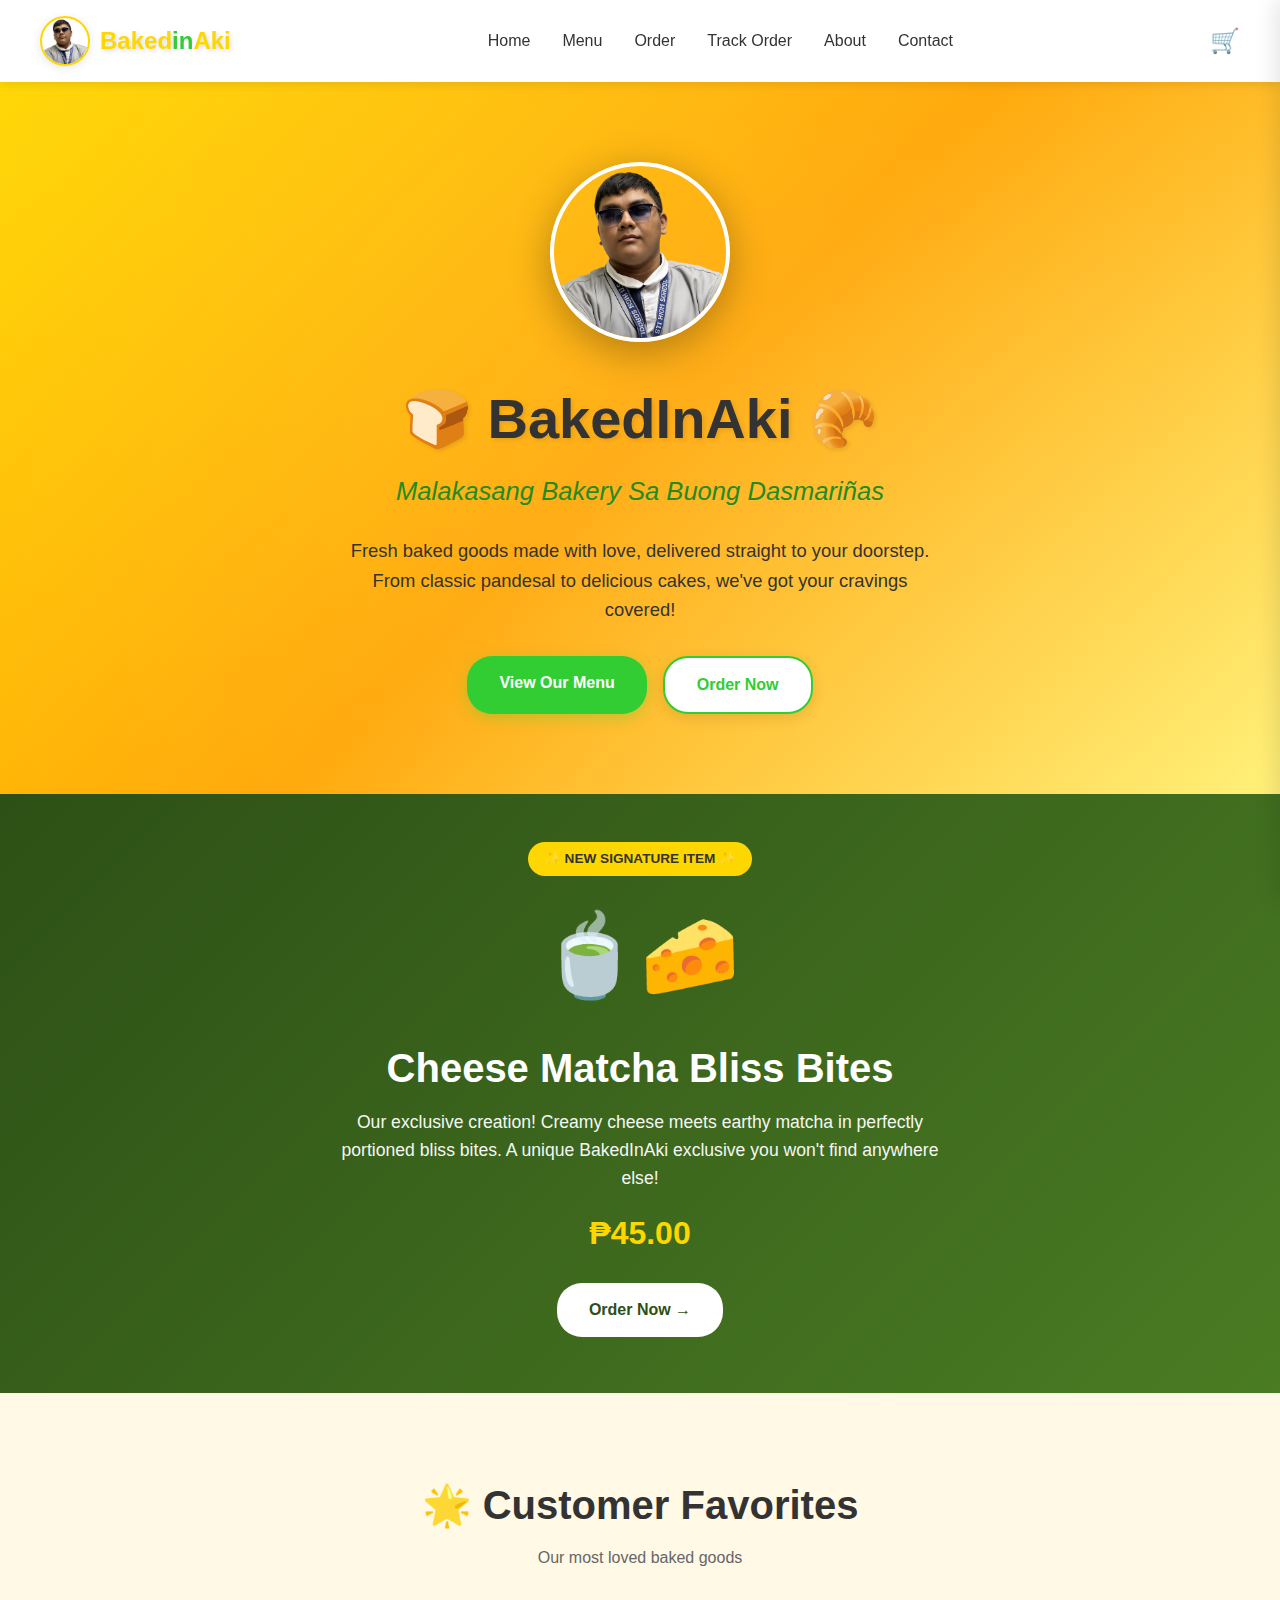
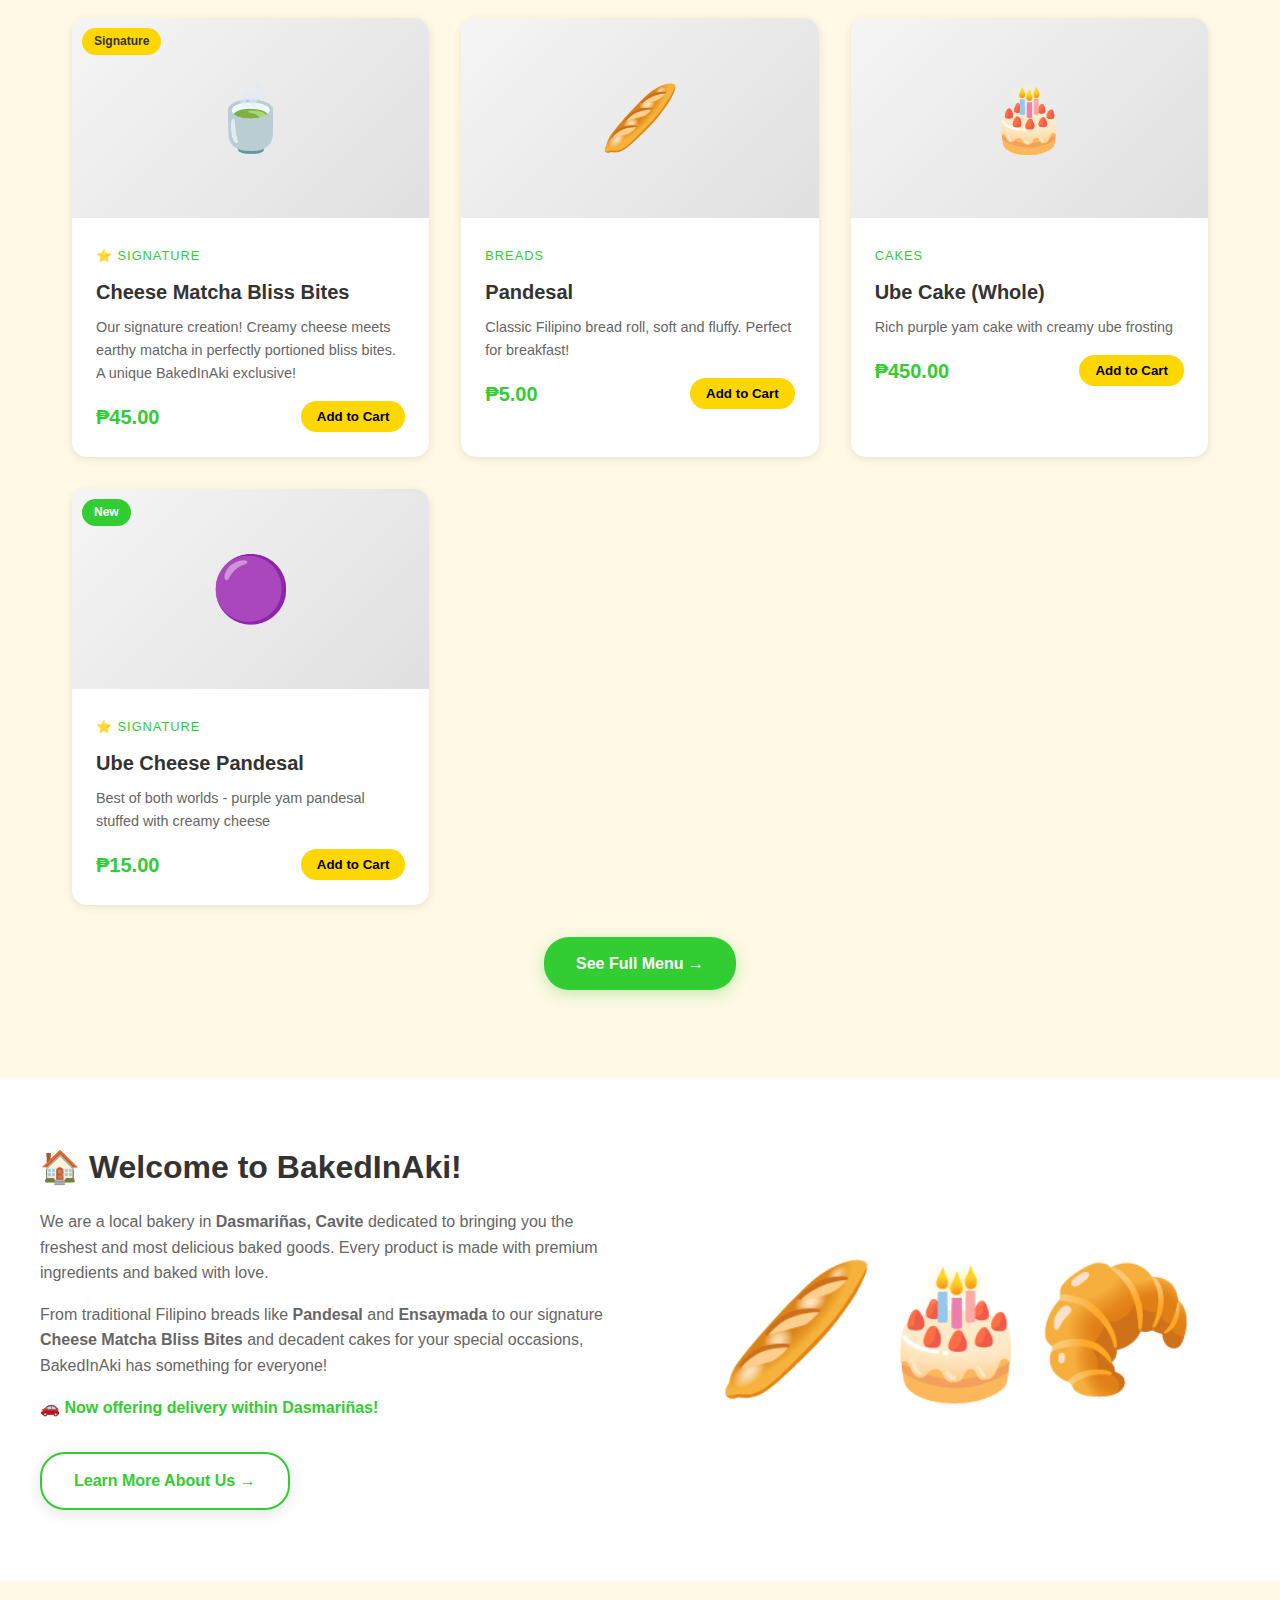
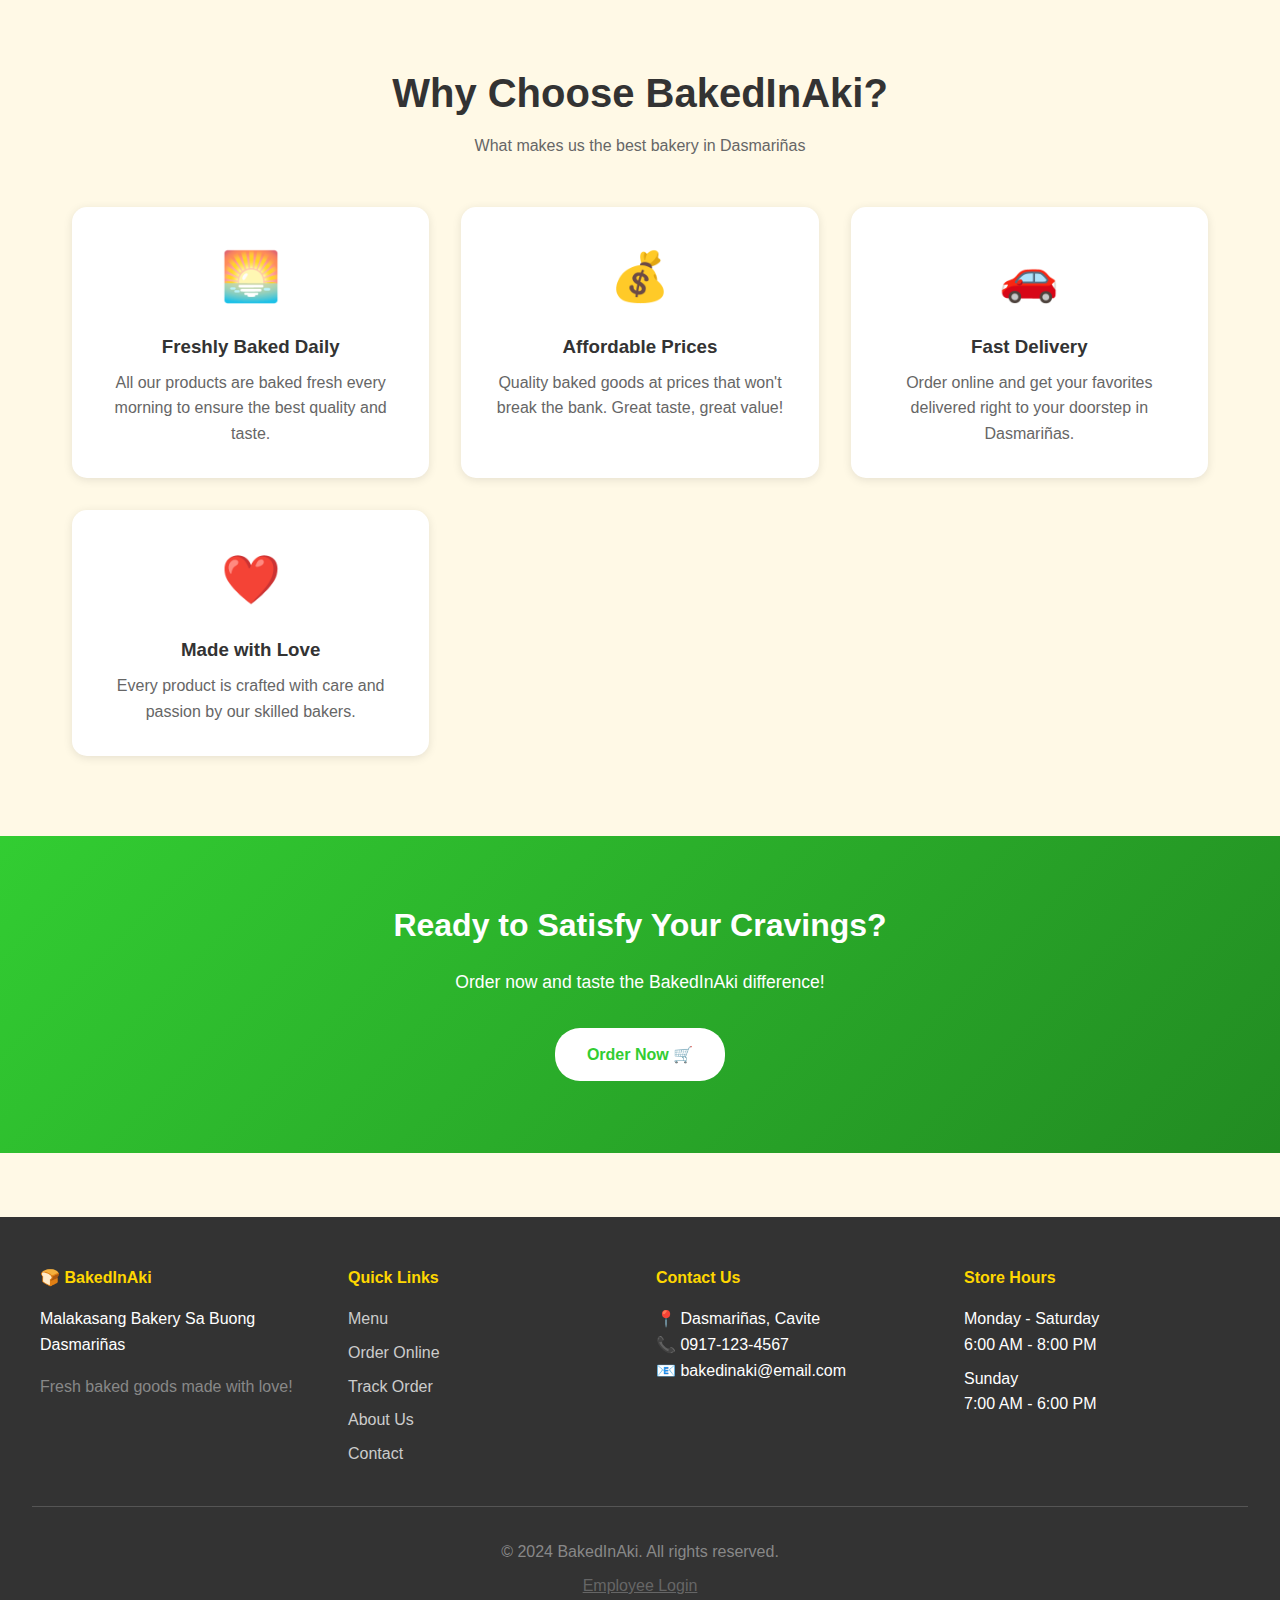
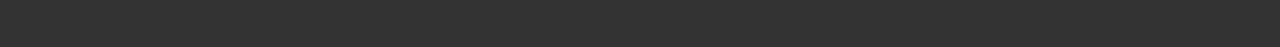
<file: index.html>
<!DOCTYPE html>
<html lang="en">
<head>
    <meta charset="UTF-8">
    <meta name="viewport" content="width=device-width, initial-scale=1.0">
    <title>BakedInAki - Malakasang Bakery Sa Buong Dasmariñas</title>
    <link rel="stylesheet" href="css/style.css">
</head>
<body>
    <!-- Navigation -->
    <nav class="navbar">
        <div class="nav-container">
            <a href="index.html" class="logo">
                <img src="Aki.png" alt="BakedInAki" class="logo-img">
                <span class="logo-text">
                    <span class="baked">Baked</span><span class="in">in</span><span class="aki">Aki</span>
                </span>
            </a>
            <ul class="nav-links">
                <li><a href="index.html">Home</a></li>
                <li><a href="menu.html">Menu</a></li>
                <li><a href="order.html">Order</a></li>
                <li><a href="track.html">Track Order</a></li>
                <li><a href="about.html">About</a></li>
                <li><a href="contact.html">Contact</a></li>
            </ul>
            <div class="cart-icon" title="View Cart">
                🛒
                <span class="cart-count" style="display: none;">0</span>
            </div>
            <button class="mobile-menu-btn">☰</button>
        </div>
    </nav>

    <!-- Hero Section -->
    <section class="hero">
        <div class="hero-content">
            <img src="Aki.png" alt="BakedInAki - Aki" class="hero-logo" style="width: 180px; height: 180px; border-radius: 50%; margin-bottom: 1.5rem; box-shadow: 0 10px 40px rgba(0,0,0,0.3); border: 4px solid white; object-fit: cover;">
            <h1>🍞 BakedInAki 🥐</h1>
            <p class="tagline">Malakasang Bakery Sa Buong Dasmariñas</p>
            <p>Fresh baked goods made with love, delivered straight to your doorstep. From classic pandesal to delicious cakes, we've got your cravings covered!</p>
            <div style="display: flex; gap: 1rem; justify-content: center; flex-wrap: wrap;">
                <a href="menu.html" class="btn btn-primary">View Our Menu</a>
                <a href="order.html" class="btn btn-secondary">Order Now</a>
            </div>
        </div>
    </section>

    <!-- Signature Product Banner -->
    <section style="background: linear-gradient(135deg, #2d5016 0%, #4a7c23 100%); padding: 3rem 2rem; text-align: center; color: white;">
        <div style="max-width: 900px; margin: 0 auto;">
            <span style="background: var(--primary-yellow); color: #333; padding: 6px 16px; border-radius: 20px; font-size: 0.85rem; font-weight: bold; display: inline-block; margin-bottom: 1rem;">✨ NEW SIGNATURE ITEM ✨</span>
            <div style="font-size: 5rem; margin-bottom: 1rem;">🍵🧀</div>
            <h2 style="font-size: 2.5rem; margin-bottom: 0.5rem;">Cheese Matcha Bliss Bites</h2>
            <p style="opacity: 0.95; font-size: 1.1rem; margin-bottom: 1rem; max-width: 600px; margin-left: auto; margin-right: auto;">Our exclusive creation! Creamy cheese meets earthy matcha in perfectly portioned bliss bites. A unique BakedInAki exclusive you won't find anywhere else!</p>
            <p style="font-size: 2rem; font-weight: bold; color: var(--primary-yellow); margin-bottom: 1.5rem;">₱45.00</p>
            <a href="menu.html#signature" class="btn" style="background: white; color: #2d5016;">Order Now →</a>
        </div>
    </section>

    <!-- Featured Products -->
    <section class="section">
        <h2 class="section-title">🌟 Customer Favorites</h2>
        <p class="section-subtitle">Our most loved baked goods</p>
        <div class="product-grid" id="featured-products">
            <!-- Products loaded via JavaScript -->
        </div>
        <div style="text-align: center; margin-top: 2rem;">
            <a href="menu.html" class="btn btn-primary">See Full Menu →</a>
        </div>
    </section>

    <!-- About Preview -->
    <section class="about-section">
        <div class="about-content">
            <div class="about-text">
                <h2>🏠 Welcome to BakedInAki!</h2>
                <p>We are a local bakery in <strong>Dasmariñas, Cavite</strong> dedicated to bringing you the freshest and most delicious baked goods. Every product is made with premium ingredients and baked with love.</p>
                <p>From traditional Filipino breads like <strong>Pandesal</strong> and <strong>Ensaymada</strong> to our signature <strong>Cheese Matcha Bliss Bites</strong> and decadent cakes for your special occasions, BakedInAki has something for everyone!</p>
                <p style="color: var(--primary-green);"><strong>🚗 Now offering delivery within Dasmariñas!</strong></p>
                <a href="about.html" class="btn btn-secondary" style="margin-top: 1rem;">Learn More About Us →</a>
            </div>
            <div class="about-image">
                <div style="font-size: 8rem; text-align: center;">🥖🎂🥐</div>
            </div>
        </div>
    </section>

    <!-- Why Choose Us -->
    <section class="section">
        <h2 class="section-title">Why Choose BakedInAki?</h2>
        <p class="section-subtitle">What makes us the best bakery in Dasmariñas</p>
        <div class="product-grid">
            <div class="product-card" style="text-align: center; padding: 2rem;">
                <div style="font-size: 3rem; margin-bottom: 1rem;">🌅</div>
                <h3 style="margin-bottom: 0.5rem;">Freshly Baked Daily</h3>
                <p style="color: #666;">All our products are baked fresh every morning to ensure the best quality and taste.</p>
            </div>
            <div class="product-card" style="text-align: center; padding: 2rem;">
                <div style="font-size: 3rem; margin-bottom: 1rem;">💰</div>
                <h3 style="margin-bottom: 0.5rem;">Affordable Prices</h3>
                <p style="color: #666;">Quality baked goods at prices that won't break the bank. Great taste, great value!</p>
            </div>
            <div class="product-card" style="text-align: center; padding: 2rem;">
                <div style="font-size: 3rem; margin-bottom: 1rem;">🚗</div>
                <h3 style="margin-bottom: 0.5rem;">Fast Delivery</h3>
                <p style="color: #666;">Order online and get your favorites delivered right to your doorstep in Dasmariñas.</p>
            </div>
            <div class="product-card" style="text-align: center; padding: 2rem;">
                <div style="font-size: 3rem; margin-bottom: 1rem;">❤️</div>
                <h3 style="margin-bottom: 0.5rem;">Made with Love</h3>
                <p style="color: #666;">Every product is crafted with care and passion by our skilled bakers.</p>
            </div>
        </div>
    </section>

    <!-- CTA Section -->
    <section style="background: linear-gradient(135deg, #32CD32 0%, #228B22 100%); padding: 4rem 2rem; text-align: center; color: white;">
        <h2 style="font-size: 2rem; margin-bottom: 1rem;">Ready to Satisfy Your Cravings?</h2>
        <p style="font-size: 1.1rem; margin-bottom: 2rem;">Order now and taste the BakedInAki difference!</p>
        <a href="order.html" class="btn" style="background: white; color: #32CD32;">Order Now 🛒</a>
    </section>

    <!-- Cart Sidebar -->
    <div class="cart-overlay"></div>
    <div class="cart-sidebar">
        <div class="cart-header">
            <h3>🛒 Your Cart</h3>
            <button class="close-cart">×</button>
        </div>
        <div class="cart-items">
            <!-- Cart items loaded via JavaScript -->
        </div>
        <div class="cart-footer">
            <div class="cart-total">
                <span>Total:</span>
                <span class="cart-total-amount">₱0.00</span>
            </div>
            <a href="order.html" class="checkout-btn">Proceed to Checkout</a>
        </div>
    </div>

    <!-- Footer -->
    <footer class="footer">
        <div class="footer-content">
            <div class="footer-section">
                <h4>🍞 BakedInAki</h4>
                <p>Malakasang Bakery Sa Buong Dasmariñas</p>
                <p style="margin-top: 1rem; color: #888;">Fresh baked goods made with love!</p>
            </div>
            <div class="footer-section">
                <h4>Quick Links</h4>
                <a href="menu.html">Menu</a>
                <a href="order.html">Order Online</a>
                <a href="track.html">Track Order</a>
                <a href="about.html">About Us</a>
                <a href="contact.html">Contact</a>
            </div>
            <div class="footer-section">
                <h4>Contact Us</h4>
                <p>📍 Dasmariñas, Cavite</p>
                <p>📞 0917-123-4567</p>
                <p>📧 bakedinaki@email.com</p>
            </div>
            <div class="footer-section">
                <h4>Store Hours</h4>
                <p>Monday - Saturday</p>
                <p>6:00 AM - 8:00 PM</p>
                <p style="margin-top: 0.5rem;">Sunday</p>
                <p>7:00 AM - 6:00 PM</p>
            </div>
        </div>
        <div class="footer-bottom">
            <p>&copy; 2024 BakedInAki. All rights reserved.</p>
            <p style="margin-top: 0.5rem;"><a href="admin/login.html" style="color: #666;">Employee Login</a></p>
        </div>
    </footer>

    <script src="data/products.js"></script>
    <script src="js/main.js"></script>
    <script>
        // Load featured products
        document.addEventListener('DOMContentLoaded', () => {
            const featuredContainer = document.getElementById('featured-products');
            const products = getProducts();
            
            // Get 4 featured products (including signature item)
            const featuredIds = [25, 1, 7, 26]; // Cheese Matcha Bliss Bites, Pandesal, Ube Cake, Ube Cheese Pandesal
            const featured = featuredIds.map(id => products.find(p => p.id === id)).filter(Boolean);
            
            featuredContainer.innerHTML = featured.map((product, index) => `
                <div class="product-card" style="animation: fadeIn 0.5s ease ${index * 0.1}s both;">
                    <div class="product-image" style="position: relative;">
                        ${product.image}
                        ${product.badge ? `<span style="position: absolute; top: 10px; left: 10px; background: ${product.badge === 'Signature' ? 'var(--primary-yellow)' : 'var(--primary-green)'}; color: ${product.badge === 'Signature' ? '#333' : 'white'}; padding: 4px 12px; border-radius: 20px; font-size: 0.75rem; font-weight: bold;">${product.badge}</span>` : ''}
                    </div>
                    <div class="product-info">
                        <span class="product-category">${product.category === 'signature' ? '⭐ Signature' : product.category}</span>
                        <h3 class="product-name">${product.name}</h3>
                        <p class="product-description">${product.description}</p>
                        <div class="product-footer">
                            <span class="product-price">${formatPrice(product.price)}</span>
                            <button class="add-to-cart" onclick="Cart.addItem(${JSON.stringify(product).replace(/"/g, '&quot;')})">
                                Add to Cart
                            </button>
                        </div>
                    </div>
                </div>
            `).join('');
        });
    </script>
</body>
</html>
</file>
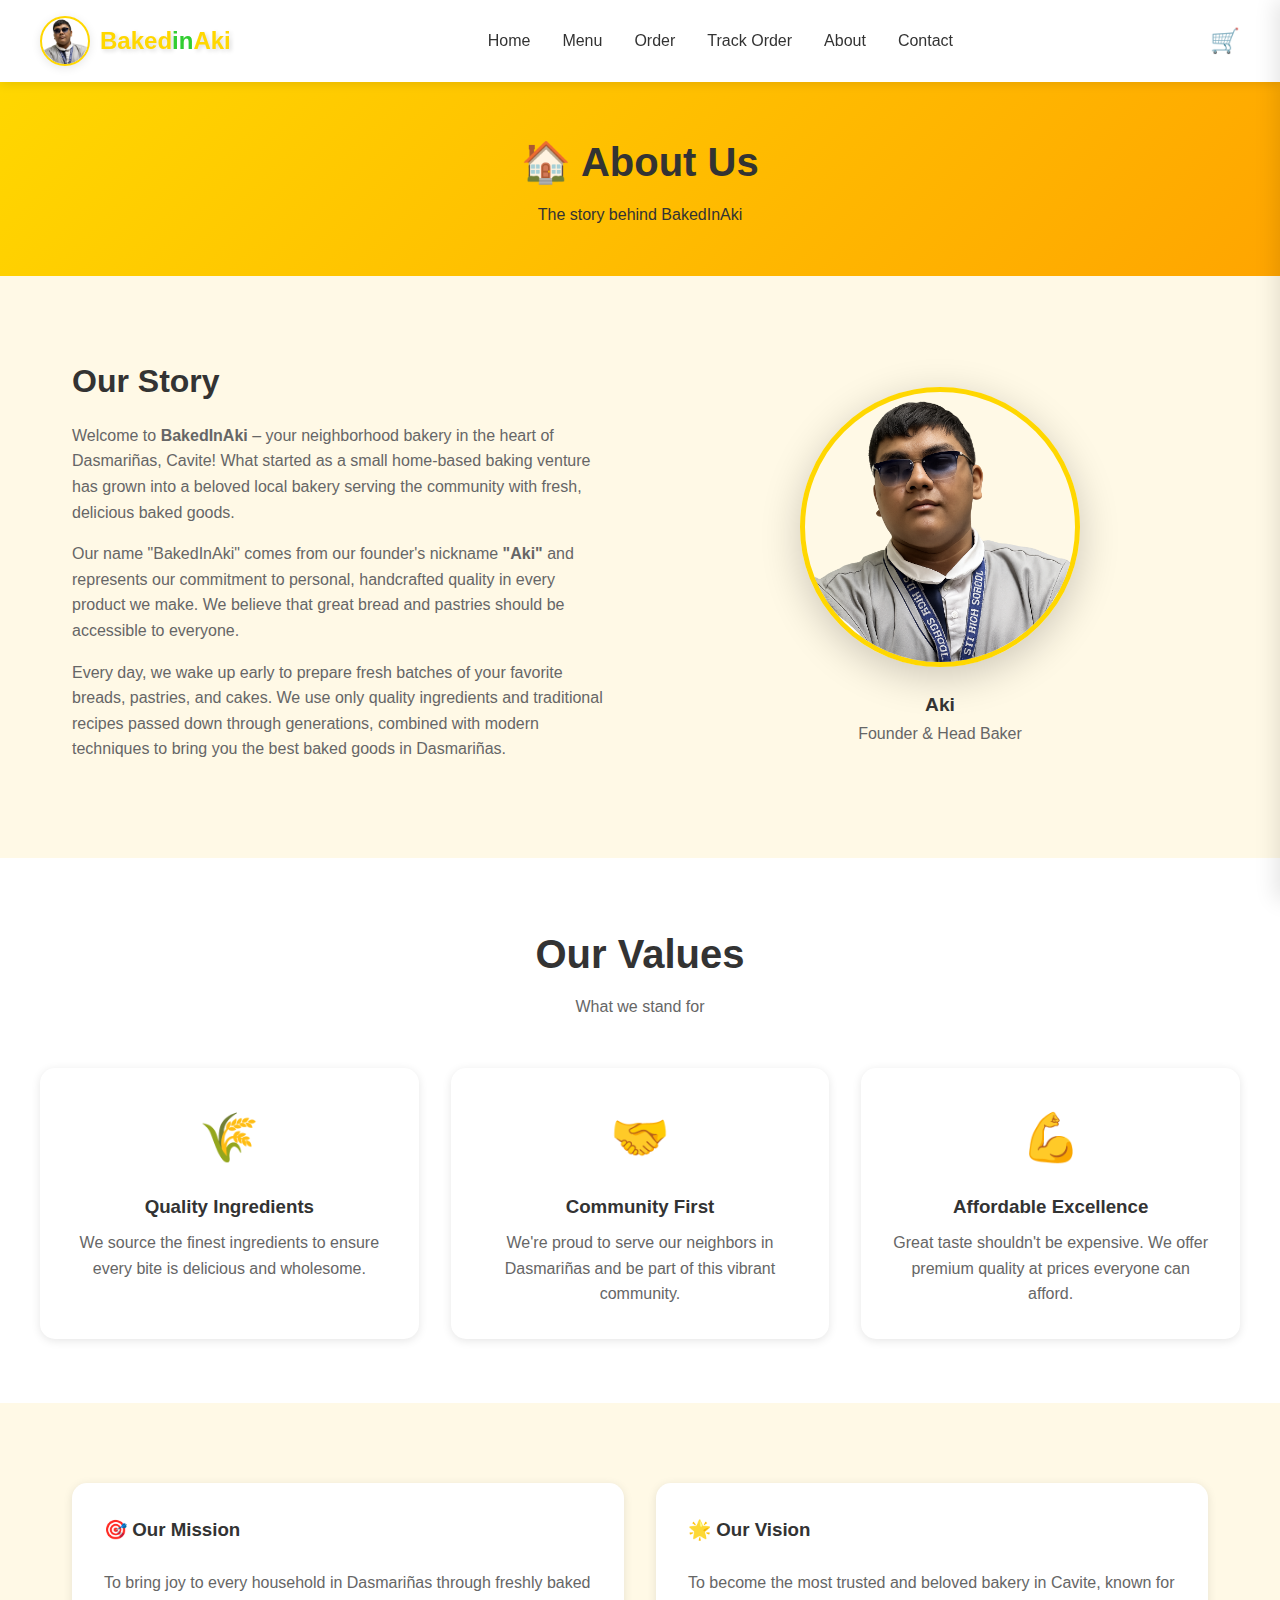
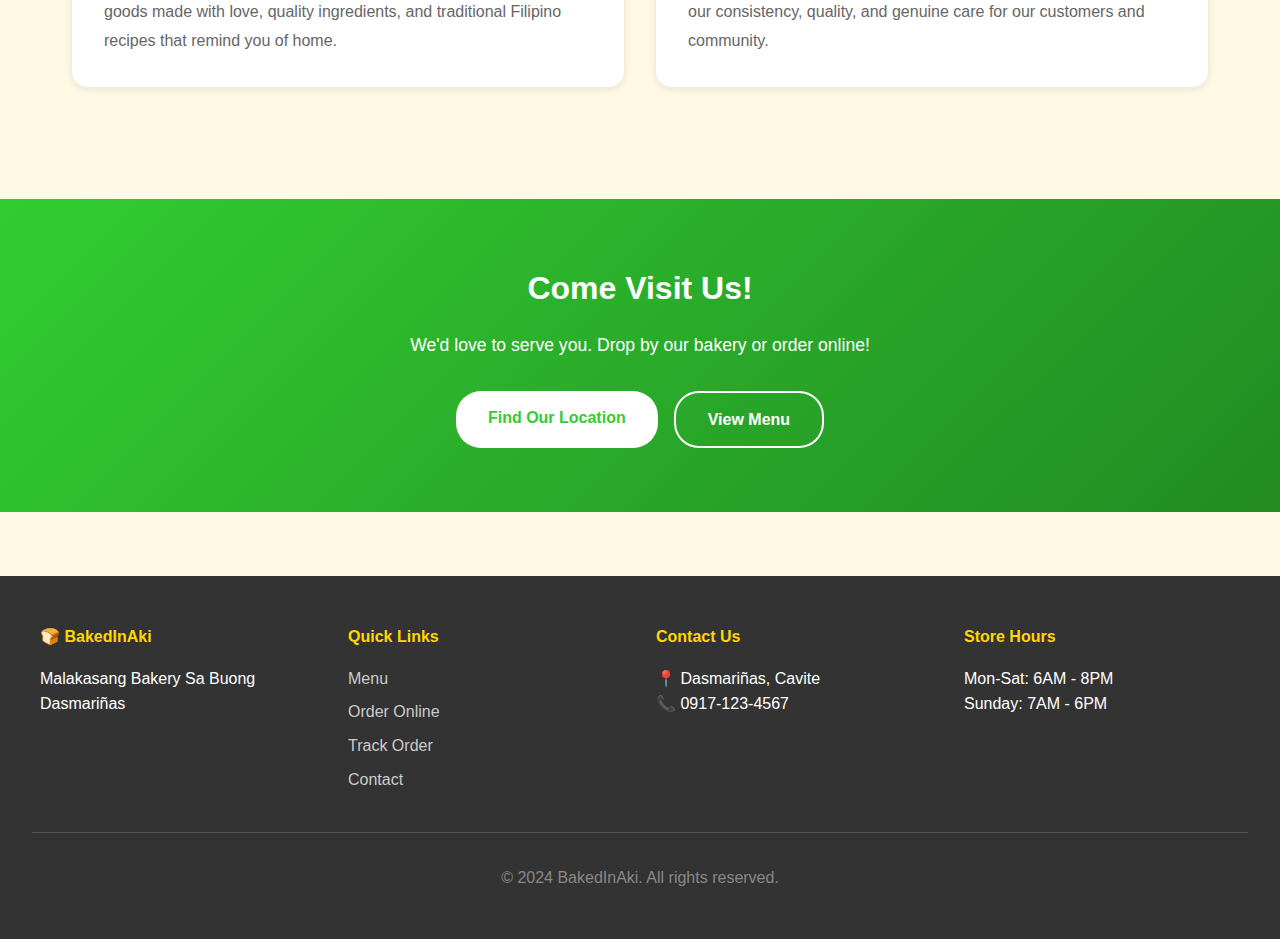
<file: about.html>
<!DOCTYPE html>
<html lang="en">
<head>
    <meta charset="UTF-8">
    <meta name="viewport" content="width=device-width, initial-scale=1.0">
    <title>About Us - BakedInAki</title>
    <link rel="stylesheet" href="css/style.css">
</head>
<body>
    <!-- Navigation -->
    <nav class="navbar">
        <div class="nav-container">
            <a href="index.html" class="logo">
                <img src="Aki.png" alt="BakedInAki" class="logo-img">
                <span class="logo-text">
                    <span class="baked">Baked</span><span class="in">in</span><span class="aki">Aki</span>
                </span>
            </a>
            <ul class="nav-links">
                <li><a href="index.html">Home</a></li>
                <li><a href="menu.html">Menu</a></li>
                <li><a href="order.html">Order</a></li>
                <li><a href="track.html">Track Order</a></li>
                <li><a href="about.html">About</a></li>
                <li><a href="contact.html">Contact</a></li>
            </ul>
            <div class="cart-icon" title="View Cart">
                🛒
                <span class="cart-count" style="display: none;">0</span>
            </div>
            <button class="mobile-menu-btn">☰</button>
        </div>
    </nav>

    <!-- Page Header -->
    <section style="background: linear-gradient(135deg, var(--primary-yellow) 0%, #FFA500 100%); padding: 3rem 2rem; text-align: center;">
        <h1 style="font-size: 2.5rem; margin-bottom: 0.5rem;">🏠 About Us</h1>
        <p style="color: #333;">The story behind BakedInAki</p>
    </section>

    <!-- About Content -->
    <section class="section">
        <div class="about-content">
            <div class="about-text">
                <h2>Our Story</h2>
                <p>Welcome to <strong>BakedInAki</strong> – your neighborhood bakery in the heart of Dasmariñas, Cavite! What started as a small home-based baking venture has grown into a beloved local bakery serving the community with fresh, delicious baked goods.</p>
                <p>Our name "BakedInAki" comes from our founder's nickname <strong>"Aki"</strong> and represents our commitment to personal, handcrafted quality in every product we make. We believe that great bread and pastries should be accessible to everyone.</p>
                <p>Every day, we wake up early to prepare fresh batches of your favorite breads, pastries, and cakes. We use only quality ingredients and traditional recipes passed down through generations, combined with modern techniques to bring you the best baked goods in Dasmariñas.</p>
            </div>
            <div class="about-image">
                <img src="Aki.png" alt="Aki - Founder of BakedInAki" style="width: 280px; height: 280px; border-radius: 50%; object-fit: cover; box-shadow: 0 10px 40px rgba(0,0,0,0.2); border: 5px solid var(--primary-yellow);">
                <p style="text-align: center; margin-top: 1rem; font-weight: bold; font-size: 1.2rem; color: var(--text-dark);">Aki</p>
                <p style="text-align: center; color: var(--text-light);">Founder & Head Baker</p>
            </div>
        </div>
    </section>

    <!-- Our Values -->
    <section style="background: white; padding: 4rem 2rem;">
        <div style="max-width: 1200px; margin: 0 auto;">
            <h2 class="section-title">Our Values</h2>
            <p class="section-subtitle">What we stand for</p>
            <div class="product-grid">
                <div class="product-card" style="text-align: center; padding: 2rem;">
                    <div style="font-size: 3rem; margin-bottom: 1rem;">🌾</div>
                    <h3 style="margin-bottom: 0.5rem;">Quality Ingredients</h3>
                    <p style="color: #666;">We source the finest ingredients to ensure every bite is delicious and wholesome.</p>
                </div>
                <div class="product-card" style="text-align: center; padding: 2rem;">
                    <div style="font-size: 3rem; margin-bottom: 1rem;">🤝</div>
                    <h3 style="margin-bottom: 0.5rem;">Community First</h3>
                    <p style="color: #666;">We're proud to serve our neighbors in Dasmariñas and be part of this vibrant community.</p>
                </div>
                <div class="product-card" style="text-align: center; padding: 2rem;">
                    <div style="font-size: 3rem; margin-bottom: 1rem;">💪</div>
                    <h3 style="margin-bottom: 0.5rem;">Affordable Excellence</h3>
                    <p style="color: #666;">Great taste shouldn't be expensive. We offer premium quality at prices everyone can afford.</p>
                </div>
            </div>
        </div>
    </section>

    <!-- Mission & Vision -->
    <section class="section">
        <div style="display: grid; grid-template-columns: 1fr 1fr; gap: 2rem;">
            <div class="order-section">
                <h3>🎯 Our Mission</h3>
                <p style="color: #666; line-height: 1.8;">To bring joy to every household in Dasmariñas through freshly baked goods made with love, quality ingredients, and traditional Filipino recipes that remind you of home.</p>
            </div>
            <div class="order-section">
                <h3>🌟 Our Vision</h3>
                <p style="color: #666; line-height: 1.8;">To become the most trusted and beloved bakery in Cavite, known for our consistency, quality, and genuine care for our customers and community.</p>
            </div>
        </div>
    </section>

    <!-- CTA -->
    <section style="background: linear-gradient(135deg, #32CD32 0%, #228B22 100%); padding: 4rem 2rem; text-align: center; color: white;">
        <h2 style="font-size: 2rem; margin-bottom: 1rem;">Come Visit Us!</h2>
        <p style="font-size: 1.1rem; margin-bottom: 2rem;">We'd love to serve you. Drop by our bakery or order online!</p>
        <div style="display: flex; gap: 1rem; justify-content: center; flex-wrap: wrap;">
            <a href="contact.html" class="btn" style="background: white; color: #32CD32;">Find Our Location</a>
            <a href="menu.html" class="btn" style="background: transparent; border: 2px solid white; color: white;">View Menu</a>
        </div>
    </section>

    <!-- Cart Sidebar -->
    <div class="cart-overlay"></div>
    <div class="cart-sidebar">
        <div class="cart-header">
            <h3>🛒 Your Cart</h3>
            <button class="close-cart">×</button>
        </div>
        <div class="cart-items"></div>
        <div class="cart-footer">
            <div class="cart-total">
                <span>Total:</span>
                <span class="cart-total-amount">₱0.00</span>
            </div>
            <a href="order.html" class="checkout-btn">Proceed to Checkout</a>
        </div>
    </div>

    <!-- Footer -->
    <footer class="footer">
        <div class="footer-content">
            <div class="footer-section">
                <h4>🍞 BakedInAki</h4>
                <p>Malakasang Bakery Sa Buong Dasmariñas</p>
            </div>
            <div class="footer-section">
                <h4>Quick Links</h4>
                <a href="menu.html">Menu</a>
                <a href="order.html">Order Online</a>
                <a href="track.html">Track Order</a>
                <a href="contact.html">Contact</a>
            </div>
            <div class="footer-section">
                <h4>Contact Us</h4>
                <p>📍 Dasmariñas, Cavite</p>
                <p>📞 0917-123-4567</p>
            </div>
            <div class="footer-section">
                <h4>Store Hours</h4>
                <p>Mon-Sat: 6AM - 8PM</p>
                <p>Sunday: 7AM - 6PM</p>
            </div>
        </div>
        <div class="footer-bottom">
            <p>&copy; 2024 BakedInAki. All rights reserved.</p>
        </div>
    </footer>

    <script src="data/products.js"></script>
    <script src="js/main.js"></script>
</body>
</html>
</file>
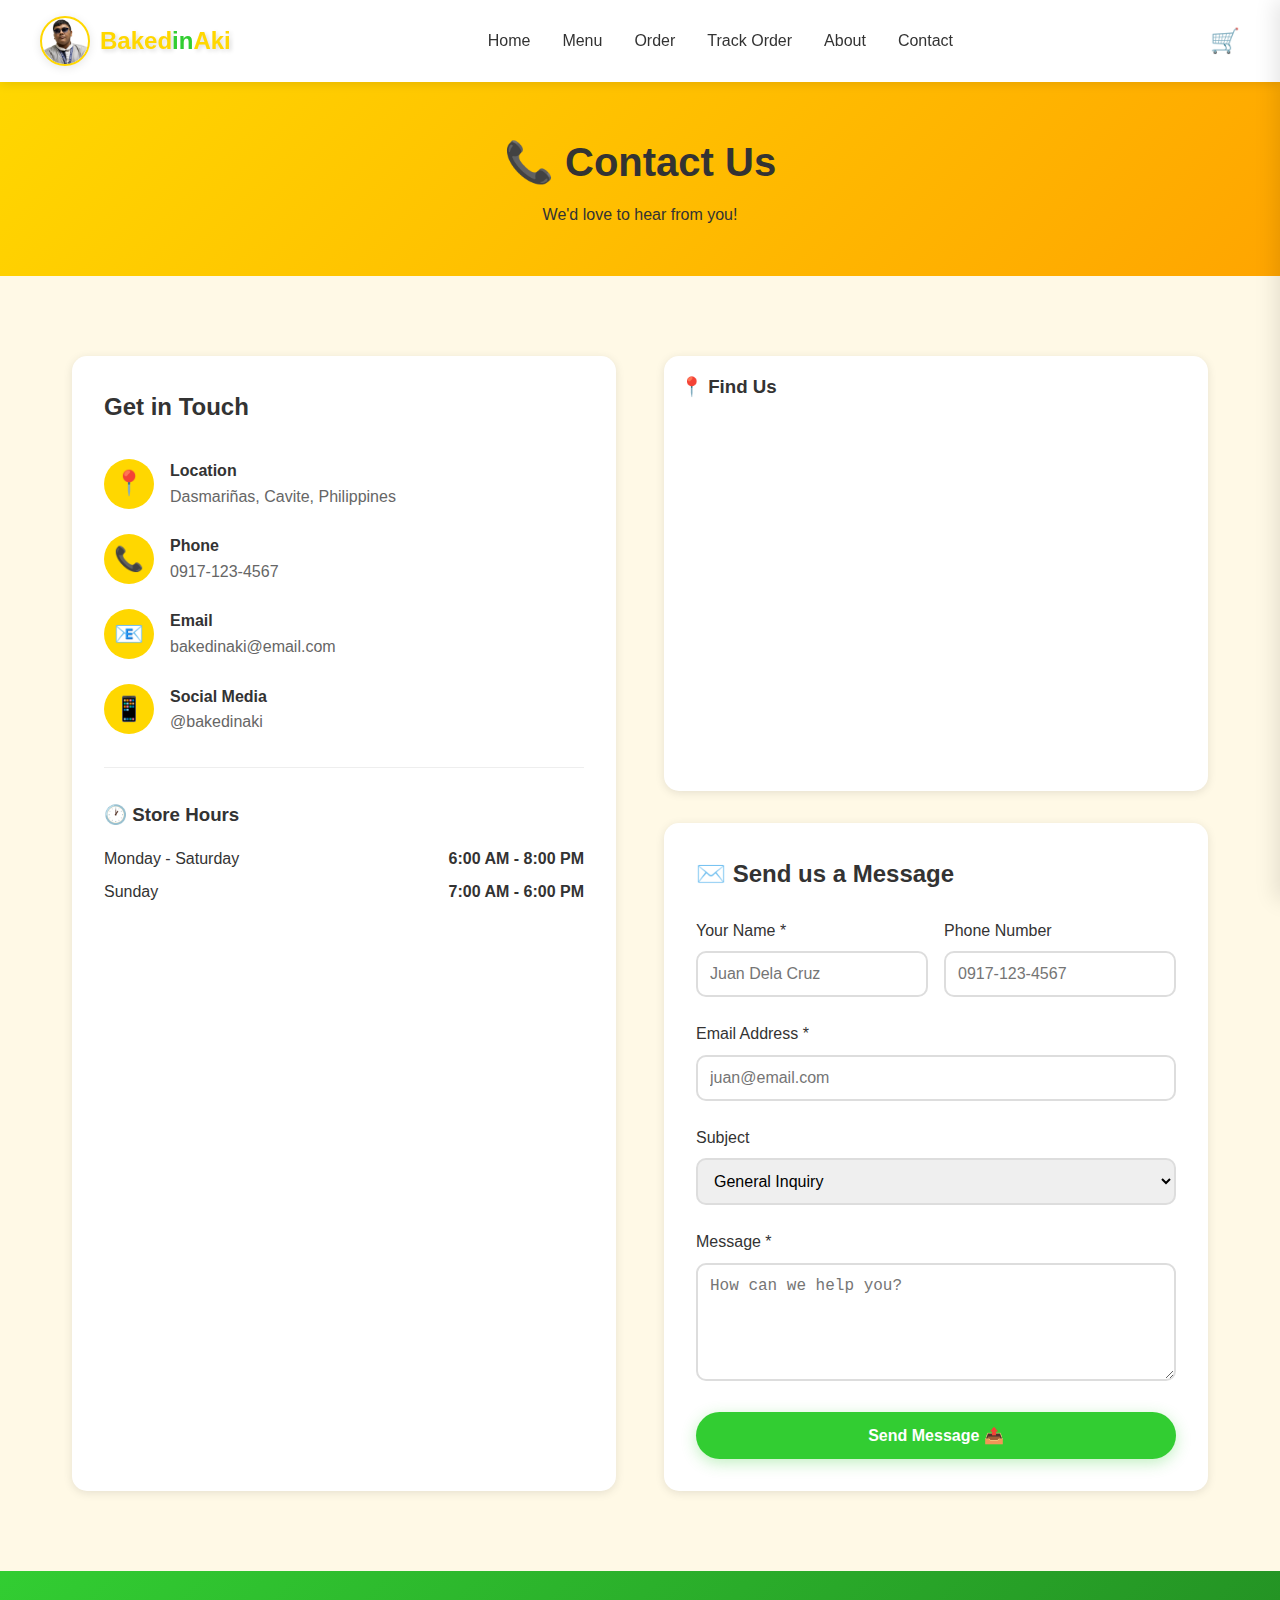
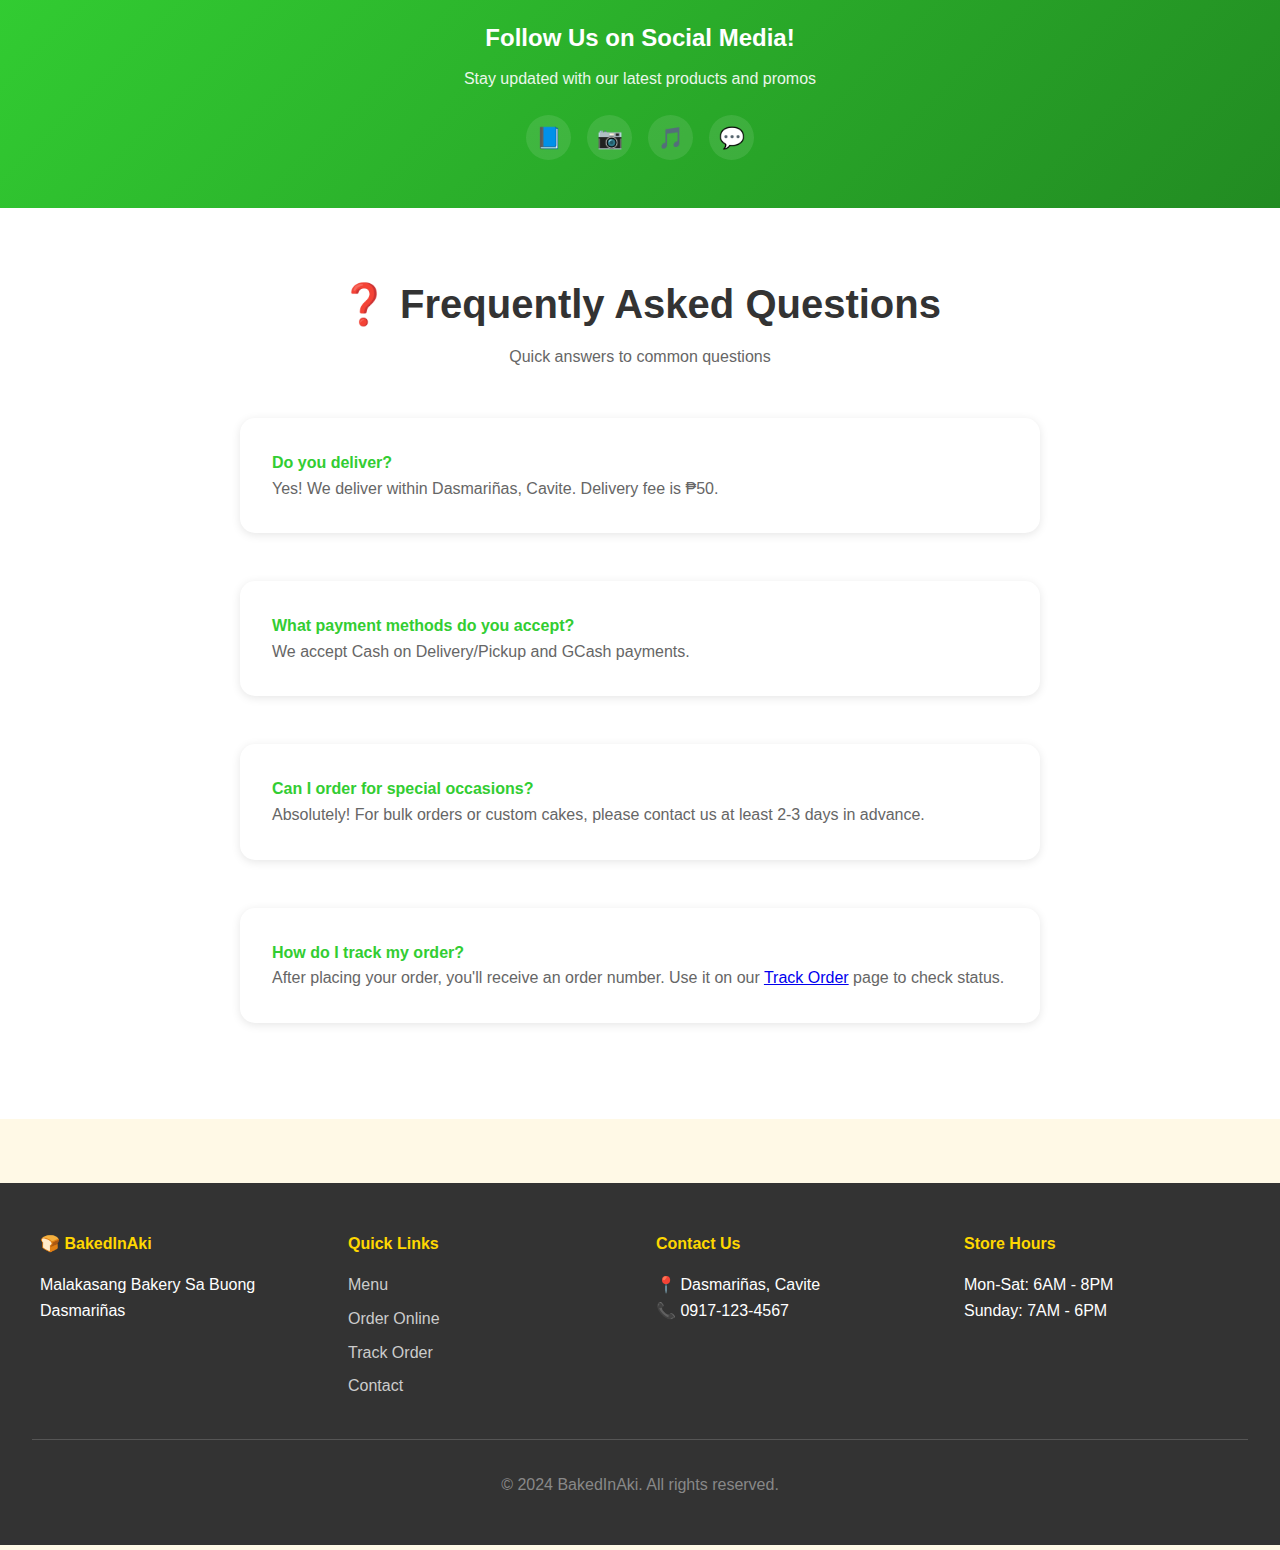
<file: contact.html>
<!DOCTYPE html>
<html lang="en">
<head>
    <meta charset="UTF-8">
    <meta name="viewport" content="width=device-width, initial-scale=1.0">
    <title>Contact Us - BakedInAki</title>
    <link rel="stylesheet" href="css/style.css">
</head>
<body>
    <!-- Navigation -->
    <nav class="navbar">
        <div class="nav-container">
            <a href="index.html" class="logo">
                <img src="Aki.png" alt="BakedInAki" class="logo-img">
                <span class="logo-text">
                    <span class="baked">Baked</span><span class="in">in</span><span class="aki">Aki</span>
                </span>
            </a>
            <ul class="nav-links">
                <li><a href="index.html">Home</a></li>
                <li><a href="menu.html">Menu</a></li>
                <li><a href="order.html">Order</a></li>
                <li><a href="track.html">Track Order</a></li>
                <li><a href="about.html">About</a></li>
                <li><a href="contact.html">Contact</a></li>
            </ul>
            <div class="cart-icon" title="View Cart">
                🛒
                <span class="cart-count" style="display: none;">0</span>
            </div>
            <button class="mobile-menu-btn">☰</button>
        </div>
    </nav>

    <!-- Page Header -->
    <section style="background: linear-gradient(135deg, var(--primary-yellow) 0%, #FFA500 100%); padding: 3rem 2rem; text-align: center;">
        <h1 style="font-size: 2.5rem; margin-bottom: 0.5rem;">📞 Contact Us</h1>
        <p style="color: #333;">We'd love to hear from you!</p>
    </section>

    <!-- Contact Section -->
    <section class="section">
        <div class="contact-grid">
            <!-- Contact Information -->
            <div class="contact-info">
                <h2 style="margin-bottom: 2rem;">Get in Touch</h2>
                
                <div class="contact-item">
                    <div class="contact-icon">📍</div>
                    <div>
                        <h4>Location</h4>
                        <p style="color: #666;">Dasmariñas, Cavite, Philippines</p>
                    </div>
                </div>
                
                <div class="contact-item">
                    <div class="contact-icon">📞</div>
                    <div>
                        <h4>Phone</h4>
                        <p style="color: #666;">0917-123-4567</p>
                    </div>
                </div>
                
                <div class="contact-item">
                    <div class="contact-icon">📧</div>
                    <div>
                        <h4>Email</h4>
                        <p style="color: #666;">bakedinaki@email.com</p>
                    </div>
                </div>
                
                <div class="contact-item">
                    <div class="contact-icon">📱</div>
                    <div>
                        <h4>Social Media</h4>
                        <p style="color: #666;">@bakedinaki</p>
                    </div>
                </div>

                <!-- Store Hours -->
                <div style="margin-top: 2rem; padding-top: 2rem; border-top: 1px solid #eee;">
                    <h3 style="margin-bottom: 1rem;">🕐 Store Hours</h3>
                    <div style="display: grid; gap: 0.5rem;">
                        <div style="display: flex; justify-content: space-between;">
                            <span>Monday - Saturday</span>
                            <span style="font-weight: bold;">6:00 AM - 8:00 PM</span>
                        </div>
                        <div style="display: flex; justify-content: space-between;">
                            <span>Sunday</span>
                            <span style="font-weight: bold;">7:00 AM - 6:00 PM</span>
                        </div>
                    </div>
                </div>
            </div>

            <!-- Map & Contact Form -->
            <div>
                <!-- Map Placeholder -->
                <div class="map-container" style="margin-bottom: 2rem;">
                    <h3 style="margin-bottom: 1rem;">📍 Find Us</h3>
                    <iframe 
                        src="https://www.google.com/maps/embed?pb=!1m18!1m12!1m3!1d123529.3501!2d120.90!3d14.33!2m3!1f0!2f0!3f0!3m2!1i1024!2i768!4f13.1!3m3!1m2!1s0x3397d5280be840e7%3A0x4015f4f75b29520!2sDasmarinas%2C%20Cavite!5e0!3m2!1sen!2sph!4v1700000000000!5m2!1sen!2sph"
                        width="100%" 
                        height="300" 
                        style="border:0; border-radius: 10px;" 
                        allowfullscreen="" 
                        loading="lazy" 
                        referrerpolicy="no-referrer-when-downgrade">
                    </iframe>
                </div>

                <!-- Contact Form -->
                <div class="contact-form">
                    <h3>✉️ Send us a Message</h3>
                    <form id="contact-form" onsubmit="submitContactForm(event)">
                        <div class="form-row">
                            <div class="form-group">
                                <label for="contact-name">Your Name *</label>
                                <input type="text" id="contact-name" required placeholder="Juan Dela Cruz">
                            </div>
                            <div class="form-group">
                                <label for="contact-phone">Phone Number</label>
                                <input type="tel" id="contact-phone" placeholder="0917-123-4567">
                            </div>
                        </div>
                        <div class="form-group">
                            <label for="contact-email">Email Address *</label>
                            <input type="email" id="contact-email" required placeholder="juan@email.com">
                        </div>
                        <div class="form-group">
                            <label for="contact-subject">Subject</label>
                            <select id="contact-subject">
                                <option value="general">General Inquiry</option>
                                <option value="order">Order Question</option>
                                <option value="feedback">Feedback / Suggestion</option>
                                <option value="bulk">Bulk Order / Event Inquiry</option>
                                <option value="partnership">Partnership / Business</option>
                                <option value="other">Other</option>
                            </select>
                        </div>
                        <div class="form-group">
                            <label for="contact-message">Message *</label>
                            <textarea id="contact-message" rows="5" required placeholder="How can we help you?"></textarea>
                        </div>
                        <button type="submit" class="btn btn-primary" style="width: 100%;">Send Message 📤</button>
                    </form>
                </div>
            </div>
        </div>
    </section>

    <!-- Social Media Section -->
    <section style="background: linear-gradient(135deg, var(--primary-green) 0%, #228B22 100%); padding: 3rem 2rem; text-align: center; color: white;">
        <h2 style="margin-bottom: 0.5rem;">Follow Us on Social Media!</h2>
        <p style="opacity: 0.9; margin-bottom: 1.5rem;">Stay updated with our latest products and promos</p>
        <div class="social-links" style="justify-content: center;">
            <a href="https://facebook.com/bakedinaki" target="_blank" class="social-link" title="Facebook">📘</a>
            <a href="https://instagram.com/bakedinaki" target="_blank" class="social-link" title="Instagram">📷</a>
            <a href="https://tiktok.com/@bakedinaki" target="_blank" class="social-link" title="TikTok">🎵</a>
            <a href="https://m.me/bakedinaki" target="_blank" class="social-link" title="Messenger">💬</a>
        </div>
    </section>

    <!-- FAQ Section -->
    <section style="background: white; padding: 4rem 2rem;">
        <div style="max-width: 800px; margin: 0 auto;">
            <h2 class="section-title">❓ Frequently Asked Questions</h2>
            <p class="section-subtitle">Quick answers to common questions</p>
            
            <div style="display: grid; gap: 1rem;">
                <div class="order-section">
                    <h4 style="color: #32CD32;">Do you deliver?</h4>
                    <p style="color: #666;">Yes! We deliver within Dasmariñas, Cavite. Delivery fee is ₱50.</p>
                </div>
                <div class="order-section">
                    <h4 style="color: #32CD32;">What payment methods do you accept?</h4>
                    <p style="color: #666;">We accept Cash on Delivery/Pickup and GCash payments.</p>
                </div>
                <div class="order-section">
                    <h4 style="color: #32CD32;">Can I order for special occasions?</h4>
                    <p style="color: #666;">Absolutely! For bulk orders or custom cakes, please contact us at least 2-3 days in advance.</p>
                </div>
                <div class="order-section">
                    <h4 style="color: #32CD32;">How do I track my order?</h4>
                    <p style="color: #666;">After placing your order, you'll receive an order number. Use it on our <a href="track.html">Track Order</a> page to check status.</p>
                </div>
            </div>
        </div>
    </section>

    <!-- Cart Sidebar -->
    <div class="cart-overlay"></div>
    <div class="cart-sidebar">
        <div class="cart-header">
            <h3>🛒 Your Cart</h3>
            <button class="close-cart">×</button>
        </div>
        <div class="cart-items"></div>
        <div class="cart-footer">
            <div class="cart-total">
                <span>Total:</span>
                <span class="cart-total-amount">₱0.00</span>
            </div>
            <a href="order.html" class="checkout-btn">Proceed to Checkout</a>
        </div>
    </div>

    <!-- Footer -->
    <footer class="footer">
        <div class="footer-content">
            <div class="footer-section">
                <h4>🍞 BakedInAki</h4>
                <p>Malakasang Bakery Sa Buong Dasmariñas</p>
            </div>
            <div class="footer-section">
                <h4>Quick Links</h4>
                <a href="menu.html">Menu</a>
                <a href="order.html">Order Online</a>
                <a href="track.html">Track Order</a>
                <a href="contact.html">Contact</a>
            </div>
            <div class="footer-section">
                <h4>Contact Us</h4>
                <p>📍 Dasmariñas, Cavite</p>
                <p>📞 0917-123-4567</p>
            </div>
            <div class="footer-section">
                <h4>Store Hours</h4>
                <p>Mon-Sat: 6AM - 8PM</p>
                <p>Sunday: 7AM - 6PM</p>
            </div>
        </div>
        <div class="footer-bottom">
            <p>&copy; 2024 BakedInAki. All rights reserved.</p>
        </div>
    </footer>

    <script src="data/products.js"></script>
    <script src="js/main.js"></script>
    <script>
        // Contact form handler
        function submitContactForm(e) {
            e.preventDefault();
            
            const name = document.getElementById('contact-name').value;
            const email = document.getElementById('contact-email').value;
            const subject = document.getElementById('contact-subject').value;
            const message = document.getElementById('contact-message').value;
            
            // Store message (in real app, this would go to a server)
            const messages = JSON.parse(localStorage.getItem('contact_messages') || '[]');
            messages.push({
                id: Date.now(),
                name,
                email,
                subject,
                message,
                date: new Date().toISOString(),
                read: false
            });
            localStorage.setItem('contact_messages', JSON.stringify(messages));
            
            showToast('✅ Thank you for your message, ' + name.split(' ')[0] + '! We\'ll get back to you within 24 hours.');
            e.target.reset();
        }
    </script>
</body>
</html>
</file>
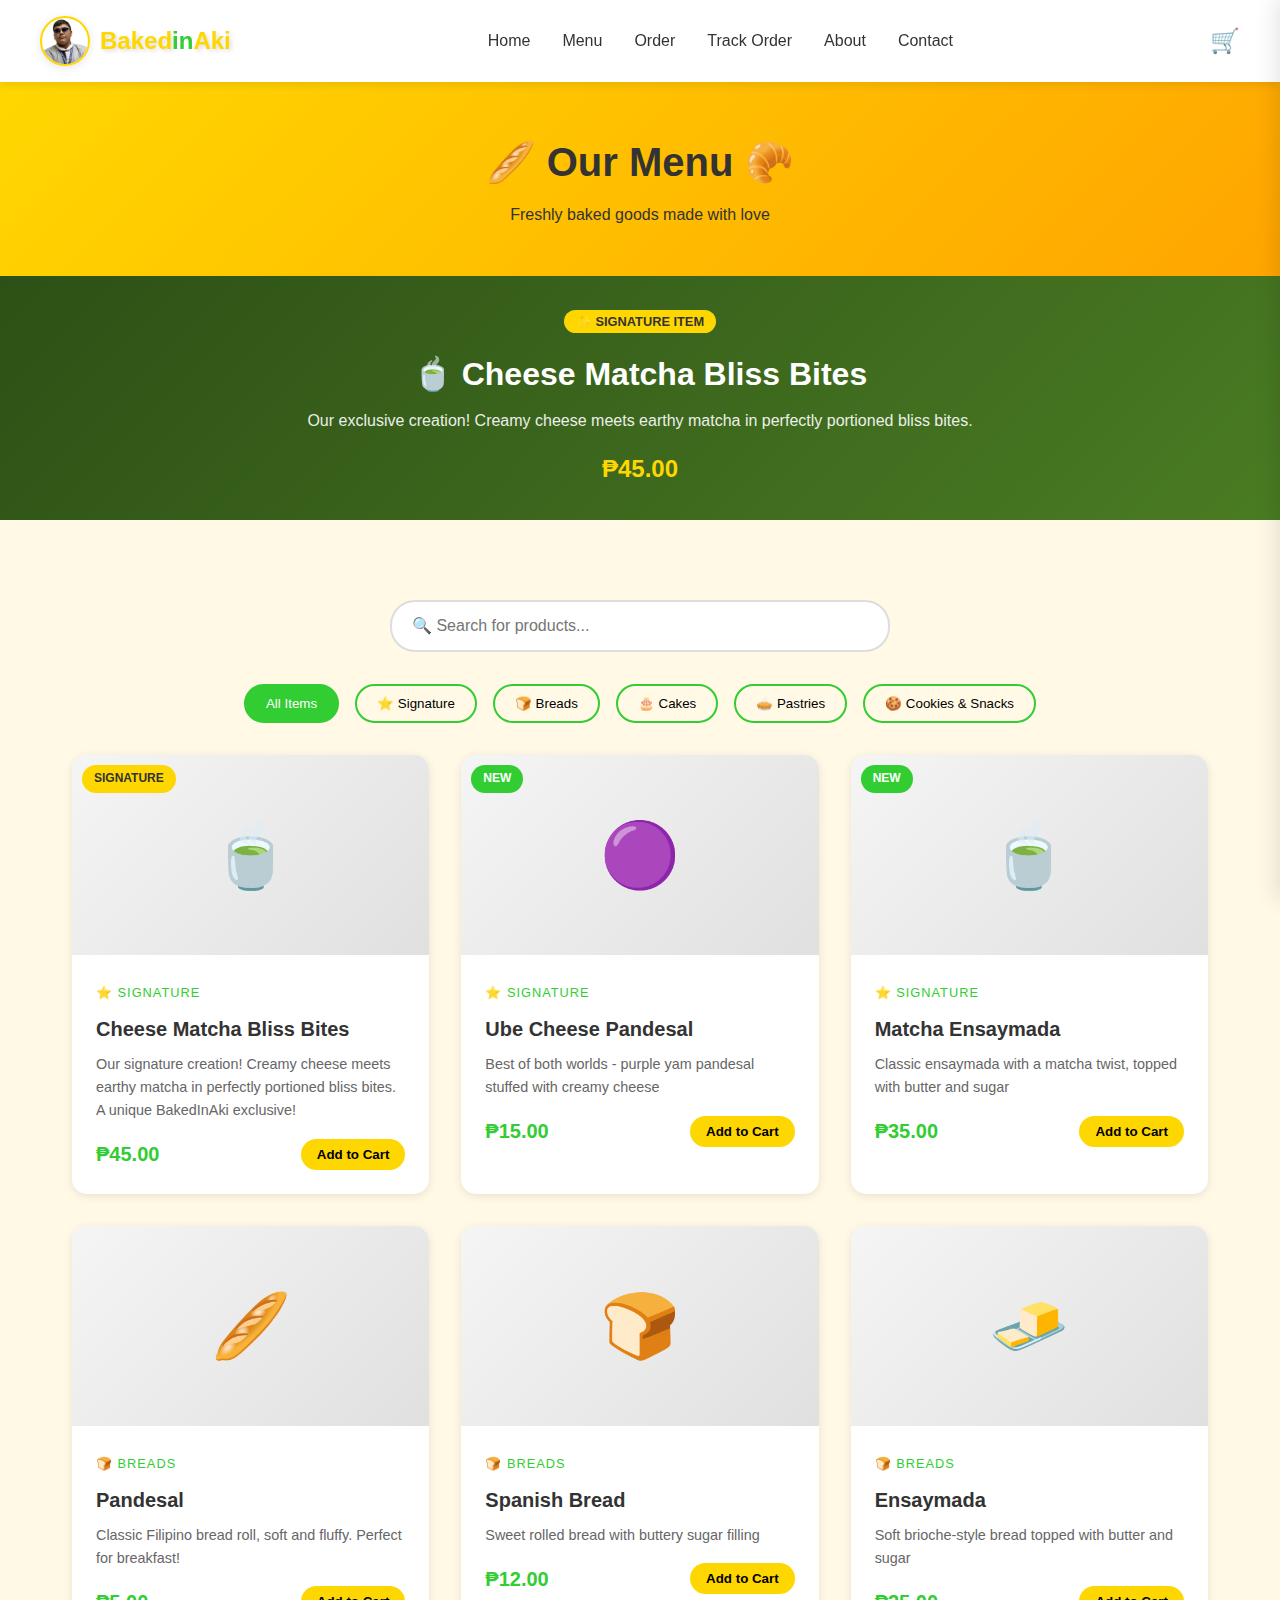
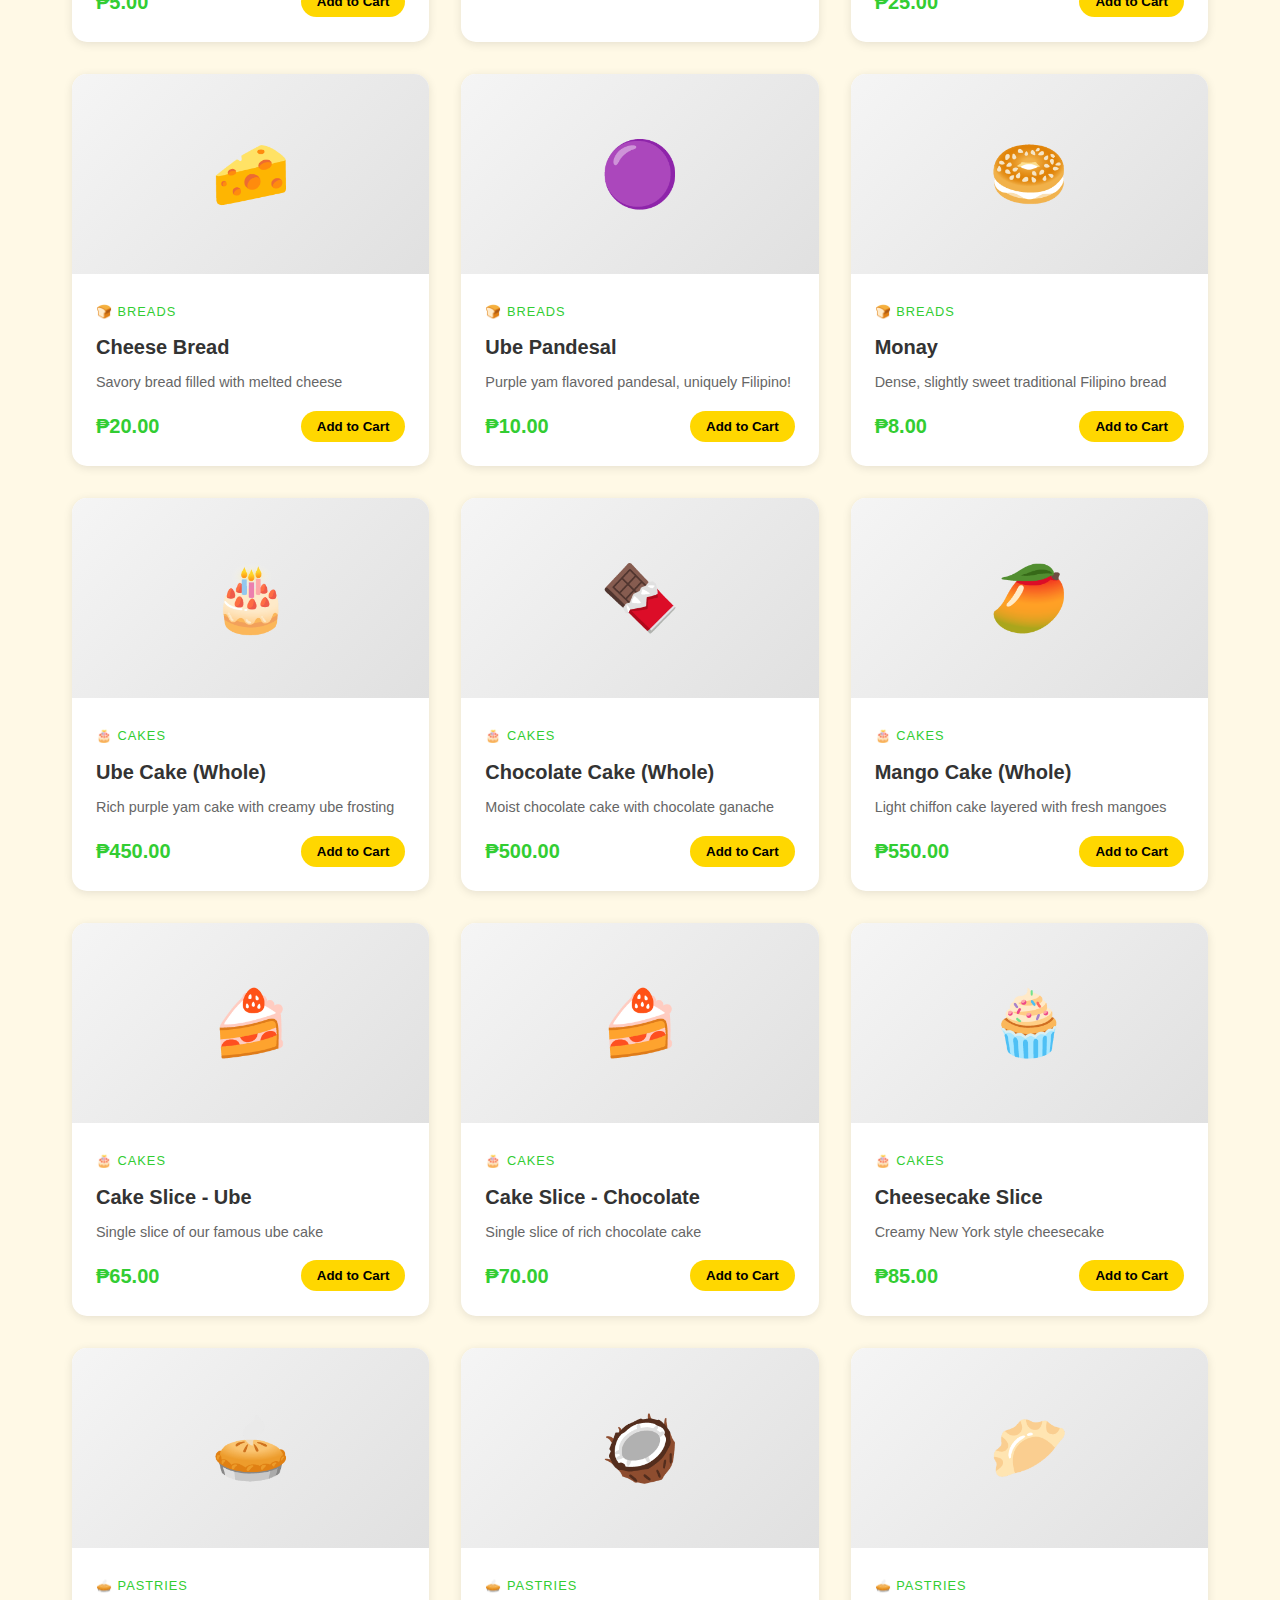
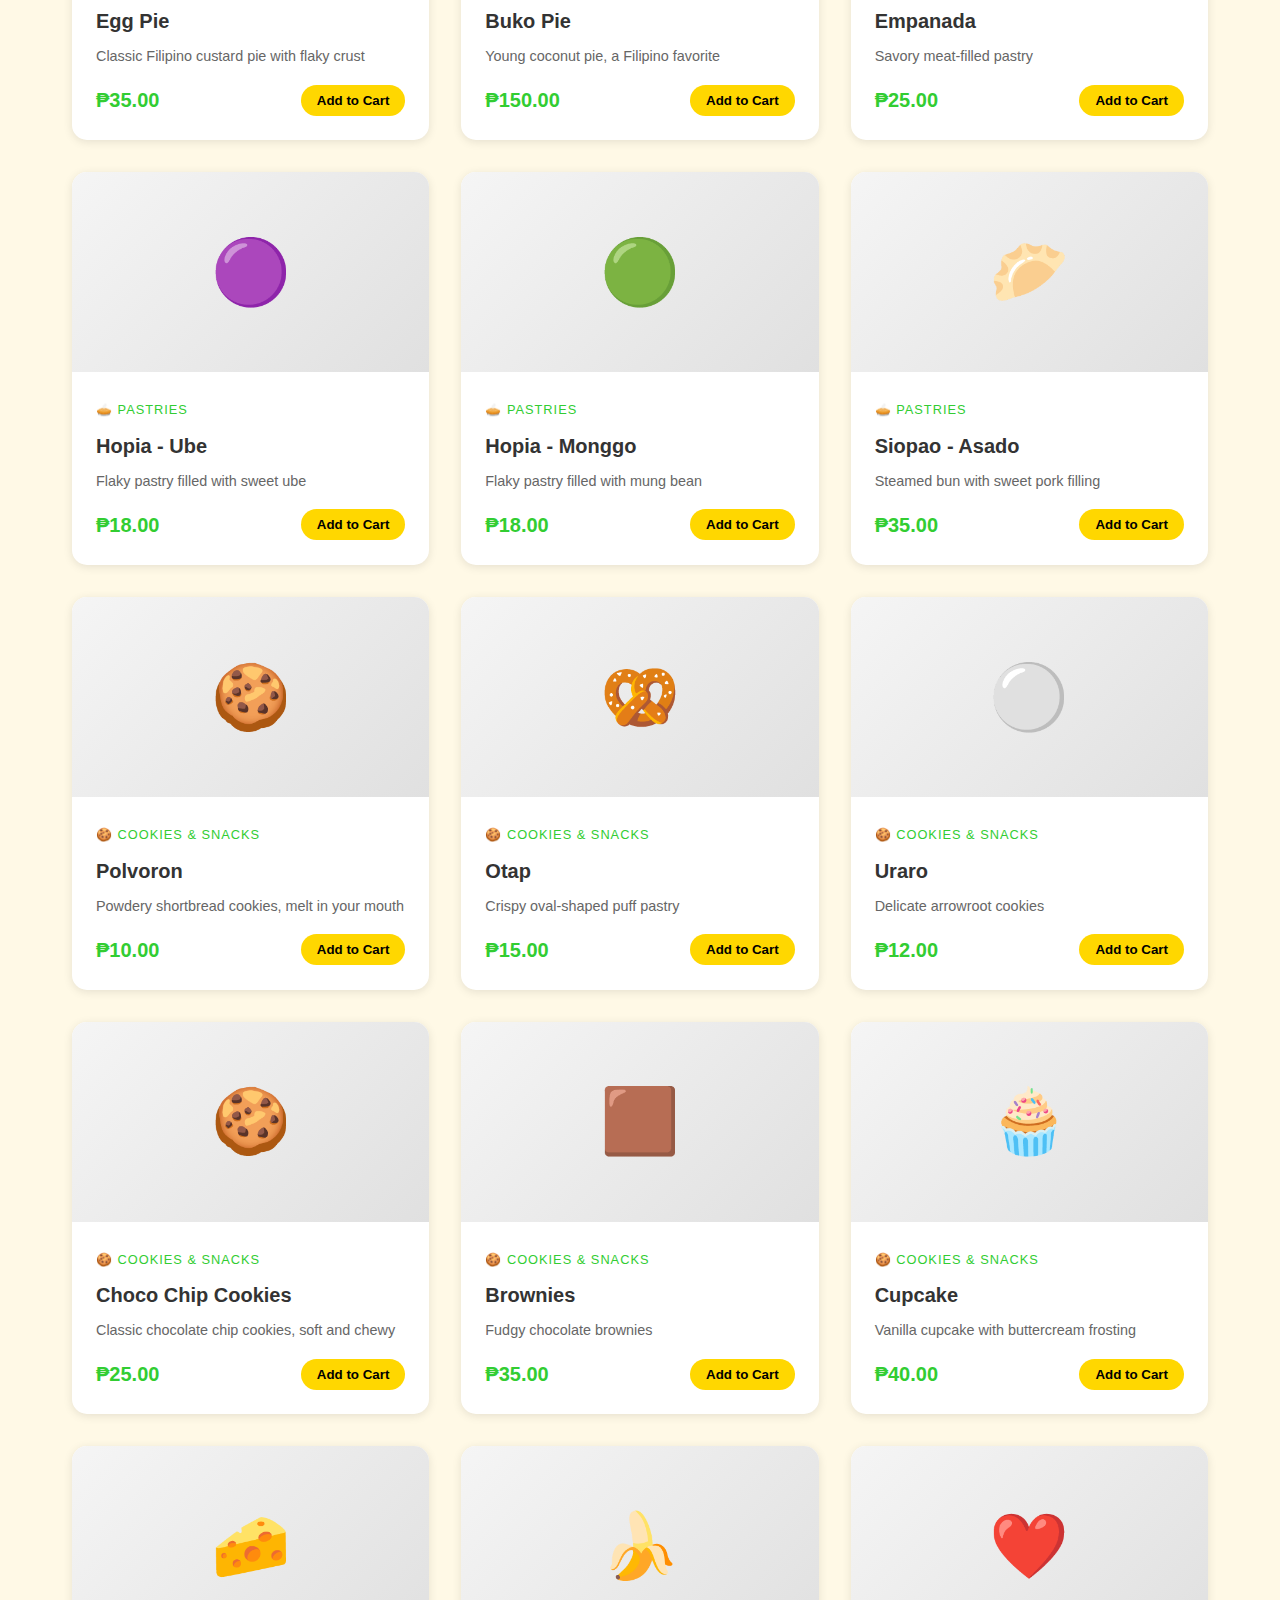
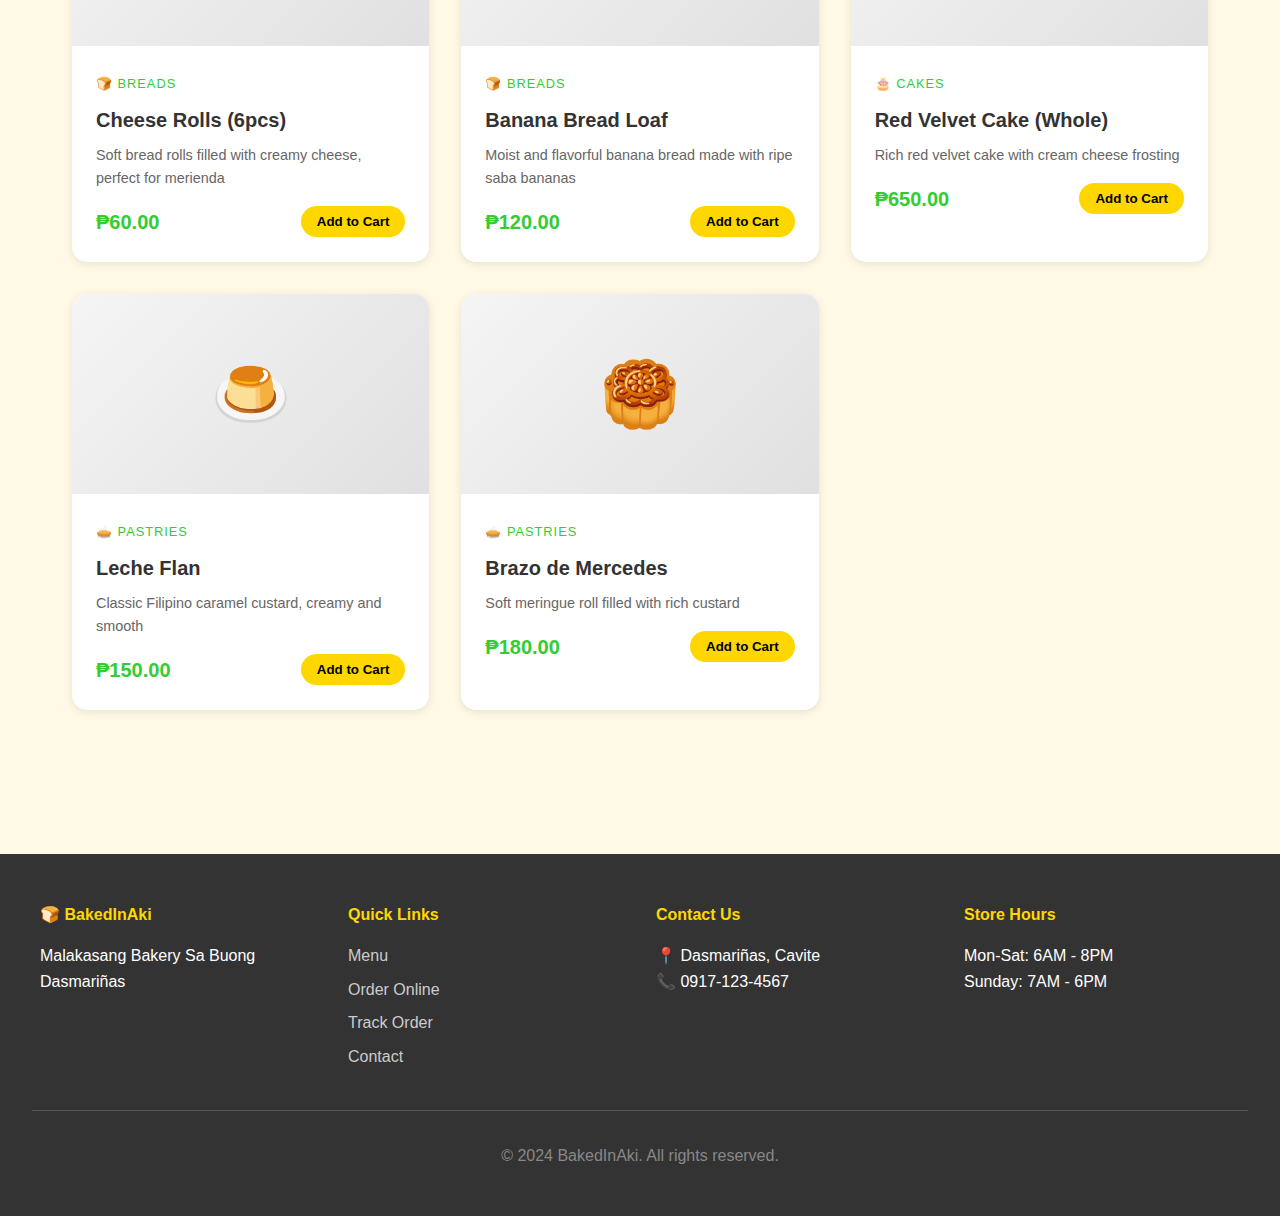
<file: menu.html>
<!DOCTYPE html>
<html lang="en">
<head>
    <meta charset="UTF-8">
    <meta name="viewport" content="width=device-width, initial-scale=1.0">
    <title>Menu - BakedInAki</title>
    <link rel="stylesheet" href="css/style.css">
</head>
<body>
    <!-- Navigation -->
    <nav class="navbar">
        <div class="nav-container">
            <a href="index.html" class="logo">
                <img src="Aki.png" alt="BakedInAki" class="logo-img">
                <span class="logo-text">
                    <span class="baked">Baked</span><span class="in">in</span><span class="aki">Aki</span>
                </span>
            </a>
            <ul class="nav-links">
                <li><a href="index.html">Home</a></li>
                <li><a href="menu.html">Menu</a></li>
                <li><a href="order.html">Order</a></li>
                <li><a href="track.html">Track Order</a></li>
                <li><a href="about.html">About</a></li>
                <li><a href="contact.html">Contact</a></li>
            </ul>
            <div class="cart-icon" title="View Cart">
                🛒
                <span class="cart-count" style="display: none;">0</span>
            </div>
            <button class="mobile-menu-btn">☰</button>
        </div>
    </nav>

    <!-- Page Header -->
    <section style="background: linear-gradient(135deg, var(--primary-yellow) 0%, #FFA500 100%); padding: 3rem 2rem; text-align: center;">
        <h1 style="font-size: 2.5rem; margin-bottom: 0.5rem;">🥖 Our Menu 🥐</h1>
        <p style="color: #333;">Freshly baked goods made with love</p>
    </section>

    <!-- Signature Product Banner -->
    <section style="background: linear-gradient(135deg, #2d5016 0%, #4a7c23 100%); padding: 2rem; text-align: center; color: white;">
        <div style="max-width: 800px; margin: 0 auto;">
            <span style="background: var(--primary-yellow); color: #333; padding: 4px 12px; border-radius: 20px; font-size: 0.8rem; font-weight: bold;">✨ SIGNATURE ITEM</span>
            <h2 style="margin: 1rem 0 0.5rem; font-size: 2rem;">🍵 Cheese Matcha Bliss Bites</h2>
            <p style="opacity: 0.9; margin-bottom: 1rem;">Our exclusive creation! Creamy cheese meets earthy matcha in perfectly portioned bliss bites.</p>
            <p style="font-size: 1.5rem; font-weight: bold; color: var(--primary-yellow);">₱45.00</p>
        </div>
    </section>

    <!-- Menu Section -->
    <section class="section">
        <!-- Search Bar -->
        <div class="search-bar">
            <input type="text" class="search-input" id="search-input" placeholder="🔍 Search for products..." onkeyup="searchProducts()">
        </div>

        <!-- Category Filter -->
        <div class="category-filter">
            <button class="filter-btn active" data-category="all">All Items</button>
            <button class="filter-btn" data-category="signature">⭐ Signature</button>
            <button class="filter-btn" data-category="breads">🍞 Breads</button>
            <button class="filter-btn" data-category="cakes">🎂 Cakes</button>
            <button class="filter-btn" data-category="pastries">🥧 Pastries</button>
            <button class="filter-btn" data-category="cookies">🍪 Cookies & Snacks</button>
        </div>

        <!-- Products Grid -->
        <div class="product-grid" id="products-grid">
            <!-- Products loaded via JavaScript -->
        </div>
    </section>

    <!-- Cart Sidebar -->
    <div class="cart-overlay"></div>
    <div class="cart-sidebar">
        <div class="cart-header">
            <h3>🛒 Your Cart</h3>
            <button class="close-cart">×</button>
        </div>
        <div class="cart-items">
            <!-- Cart items loaded via JavaScript -->
        </div>
        <div class="cart-footer">
            <div class="cart-total">
                <span>Total:</span>
                <span class="cart-total-amount">₱0.00</span>
            </div>
            <a href="order.html" class="checkout-btn">Proceed to Checkout</a>
        </div>
    </div>

    <!-- Footer -->
    <footer class="footer">
        <div class="footer-content">
            <div class="footer-section">
                <h4>🍞 BakedInAki</h4>
                <p>Malakasang Bakery Sa Buong Dasmariñas</p>
            </div>
            <div class="footer-section">
                <h4>Quick Links</h4>
                <a href="menu.html">Menu</a>
                <a href="order.html">Order Online</a>
                <a href="track.html">Track Order</a>
                <a href="contact.html">Contact</a>
            </div>
            <div class="footer-section">
                <h4>Contact Us</h4>
                <p>📍 Dasmariñas, Cavite</p>
                <p>📞 0917-123-4567</p>
            </div>
            <div class="footer-section">
                <h4>Store Hours</h4>
                <p>Mon-Sat: 6AM - 8PM</p>
                <p>Sunday: 7AM - 6PM</p>
            </div>
        </div>
        <div class="footer-bottom">
            <p>&copy; 2024 BakedInAki. All rights reserved.</p>
        </div>
    </footer>

    <script src="data/products.js"></script>
    <script src="js/main.js"></script>
    <script src="js/menu.js"></script>
</body>
</html>
</file>
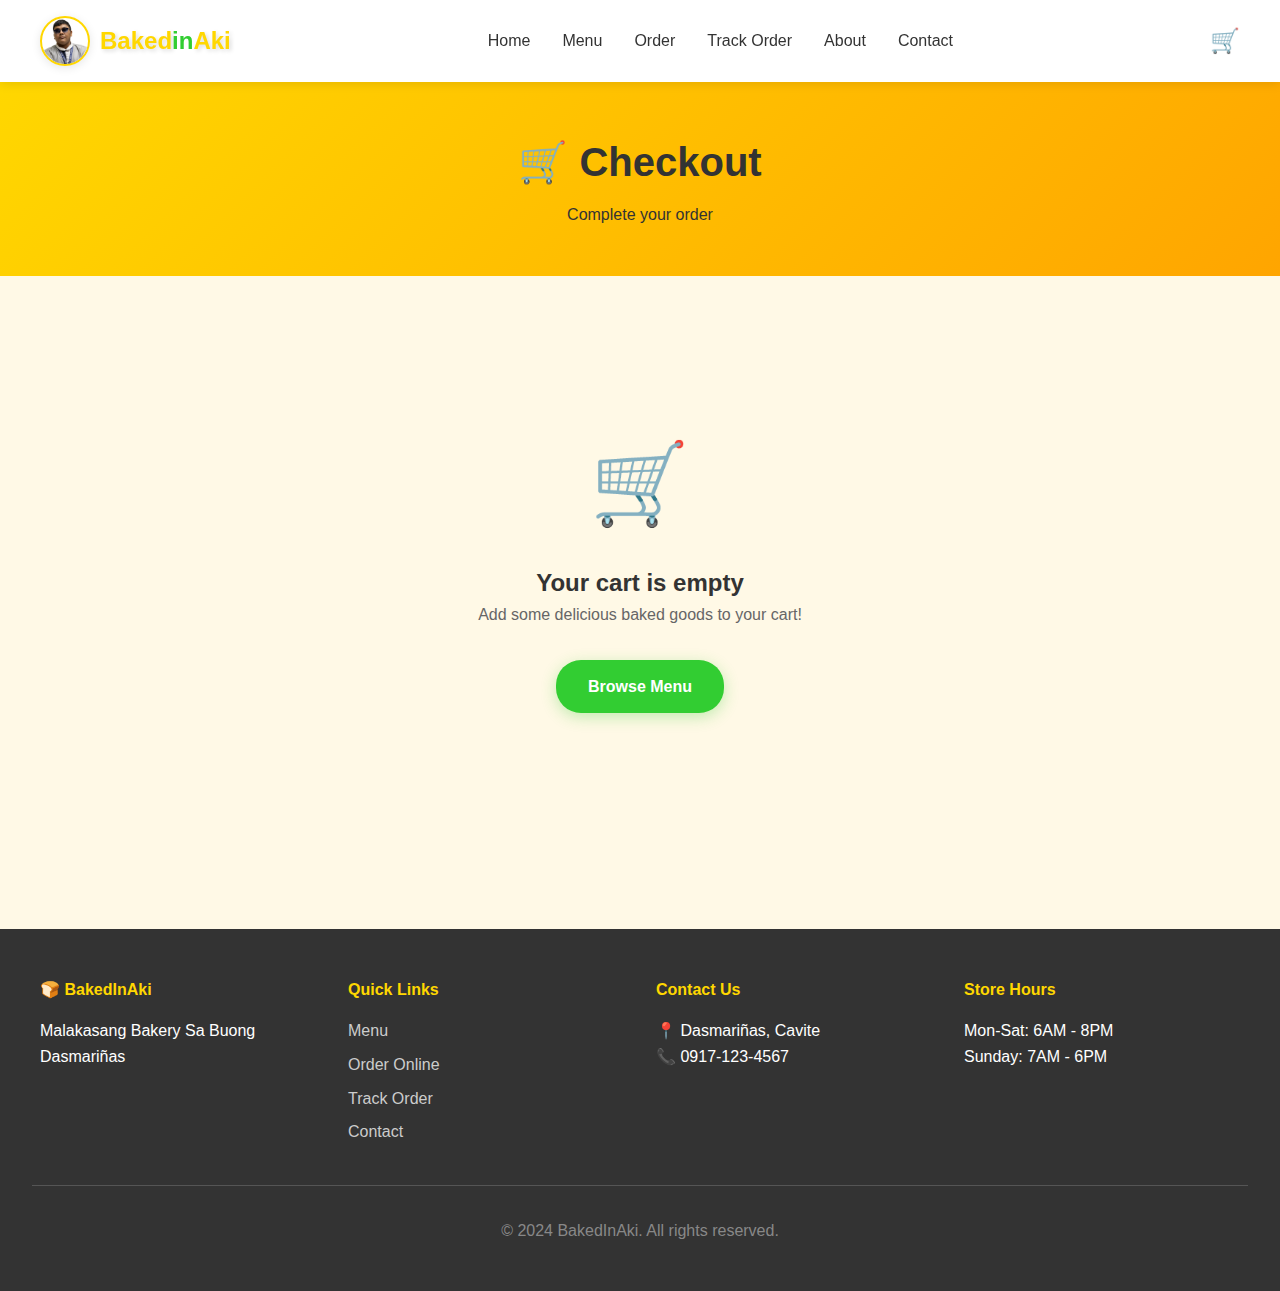
<file: order.html>
<!DOCTYPE html>
<html lang="en">
<head>
    <meta charset="UTF-8">
    <meta name="viewport" content="width=device-width, initial-scale=1.0">
    <title>Order - BakedInAki</title>
    <link rel="stylesheet" href="css/style.css">
</head>
<body>
    <!-- Navigation -->
    <nav class="navbar">
        <div class="nav-container">
            <a href="index.html" class="logo">
                <img src="Aki.png" alt="BakedInAki" class="logo-img">
                <span class="logo-text">
                    <span class="baked">Baked</span><span class="in">in</span><span class="aki">Aki</span>
                </span>
            </a>
            <ul class="nav-links">
                <li><a href="index.html">Home</a></li>
                <li><a href="menu.html">Menu</a></li>
                <li><a href="order.html">Order</a></li>
                <li><a href="track.html">Track Order</a></li>
                <li><a href="about.html">About</a></li>
                <li><a href="contact.html">Contact</a></li>
            </ul>
            <div class="cart-icon" title="View Cart">
                🛒
                <span class="cart-count" style="display: none;">0</span>
            </div>
            <button class="mobile-menu-btn">☰</button>
        </div>
    </nav>

    <!-- Page Header -->
    <section style="background: linear-gradient(135deg, var(--primary-yellow) 0%, #FFA500 100%); padding: 3rem 2rem; text-align: center;">
        <h1 style="font-size: 2.5rem; margin-bottom: 0.5rem;">🛒 Checkout</h1>
        <p style="color: #333;">Complete your order</p>
    </section>

    <!-- Order Section -->
    <section class="section">
        <div style="display: grid; grid-template-columns: 1fr 400px; gap: 2rem; align-items: start;" id="order-container">
            
            <!-- Order Form -->
            <div>
                <!-- Cart Items -->
                <div class="order-section">
                    <h3>📦 Your Order</h3>
                    <div id="order-items">
                        <!-- Items loaded via JS -->
                    </div>
                </div>

                <!-- Customer Information -->
                <div class="order-section">
                    <h3>👤 Customer Information</h3>
                    <form id="order-form">
                        <div class="form-group">
                            <label for="name">Full Name *</label>
                            <input type="text" id="name" name="name" required placeholder="Juan Dela Cruz">
                        </div>
                        <div class="form-group">
                            <label for="phone">Phone Number *</label>
                            <input type="tel" id="phone" name="phone" required placeholder="0917-123-4567">
                        </div>
                        <div class="form-group">
                            <label for="email">Email (Optional)</label>
                            <input type="email" id="email" name="email" placeholder="juan@email.com">
                        </div>
                        
                        <!-- Delivery Options -->
                        <div class="form-group">
                            <label>Delivery Method *</label>
                            <div class="delivery-options">
                                <label class="delivery-option selected" id="pickup-option">
                                    <input type="radio" name="delivery" value="pickup" checked>
                                    <div>
                                        <strong>🏪 Pickup</strong>
                                        <p style="font-size: 0.85rem; color: #666; margin-top: 0.25rem;">Pick up at store</p>
                                        <p style="font-size: 0.85rem; color: #32CD32;">FREE</p>
                                    </div>
                                </label>
                                <label class="delivery-option" id="delivery-option">
                                    <input type="radio" name="delivery" value="delivery">
                                    <div>
                                        <strong>🚗 Delivery</strong>
                                        <p style="font-size: 0.85rem; color: #666; margin-top: 0.25rem;">Within Dasmariñas</p>
                                        <p style="font-size: 0.85rem; color: #32CD32;">₱50.00</p>
                                    </div>
                                </label>
                            </div>
                        </div>

                        <!-- Delivery Address (shown when delivery selected) -->
                        <div class="form-group" id="address-group" style="display: none;">
                            <label for="address">Delivery Address *</label>
                            <textarea id="address" name="address" rows="3" placeholder="House/Unit #, Street, Barangay, Dasmariñas, Cavite"></textarea>
                        </div>

                        <!-- Special Instructions -->
                        <div class="form-group">
                            <label for="notes">Special Instructions (Optional)</label>
                            <textarea id="notes" name="notes" rows="2" placeholder="Any special requests or instructions..."></textarea>
                        </div>

                        <!-- Payment Method -->
                        <div class="form-group">
                            <label>Payment Method *</label>
                            <div class="delivery-options">
                                <label class="delivery-option selected">
                                    <input type="radio" name="payment" value="cod" checked>
                                    <div>
                                        <strong>💵 Cash on Delivery/Pickup</strong>
                                        <p style="font-size: 0.85rem; color: #666; margin-top: 0.25rem;">Pay when you receive</p>
                                    </div>
                                </label>
                                <label class="delivery-option">
                                    <input type="radio" name="payment" value="gcash">
                                    <div>
                                        <strong>📱 GCash</strong>
                                        <p style="font-size: 0.85rem; color: #666; margin-top: 0.25rem;">Send to 0917-123-4567</p>
                                    </div>
                                </label>
                            </div>
                        </div>
                    </form>
                </div>
            </div>

            <!-- Order Summary -->
            <div class="order-section" style="position: sticky; top: 100px;">
                <h3>📋 Order Summary</h3>
                <div class="order-summary">
                    <div id="summary-items">
                        <!-- Summary items loaded via JS -->
                    </div>
                    <div class="summary-item">
                        <span>Subtotal</span>
                        <span id="subtotal">₱0.00</span>
                    </div>
                    <div class="summary-item">
                        <span>Delivery Fee</span>
                        <span id="delivery-fee">₱0.00</span>
                    </div>
                    <div class="summary-item summary-total">
                        <span>Total</span>
                        <span id="total">₱0.00</span>
                    </div>
                </div>
                <button type="submit" class="checkout-btn" id="place-order-btn" style="margin-top: 1.5rem;">
                    Place Order 🛒
                </button>
                <a href="menu.html" style="display: block; text-align: center; margin-top: 1rem; color: #666; text-decoration: none;">
                    ← Continue Shopping
                </a>
            </div>
        </div>

        <!-- Empty Cart State -->
        <div id="empty-cart" style="display: none; text-align: center; padding: 4rem 2rem;">
            <div style="font-size: 5rem; margin-bottom: 1rem;">🛒</div>
            <h2>Your cart is empty</h2>
            <p style="color: #666; margin-bottom: 2rem;">Add some delicious baked goods to your cart!</p>
            <a href="menu.html" class="btn btn-primary">Browse Menu</a>
        </div>
    </section>

    <!-- Order Success Modal -->
    <div class="modal-overlay" id="success-modal">
        <div class="modal" style="text-align: center; padding: 2rem;">
            <div style="font-size: 4rem; margin-bottom: 1rem;">✅</div>
            <h2 style="margin-bottom: 0.5rem;">Order Placed Successfully!</h2>
            <p style="color: #666; margin-bottom: 1rem;">Thank you for your order!</p>
            <div style="background: #f5f5f5; padding: 1rem; border-radius: 10px; margin-bottom: 1.5rem;">
                <p style="font-size: 0.9rem; color: #666;">Your Order Number</p>
                <p style="font-size: 1.5rem; font-weight: bold; color: #32CD32;" id="order-number">AKI-20231127-001</p>
            </div>
            <p style="font-size: 0.9rem; color: #666; margin-bottom: 1.5rem;">
                Save this order number to track your order status.
            </p>
            <div style="display: flex; gap: 1rem; justify-content: center;">
                <a href="track.html" class="btn btn-primary">Track Order</a>
                <a href="index.html" class="btn btn-secondary">Back to Home</a>
            </div>
        </div>
    </div>

    <!-- Footer -->
    <footer class="footer">
        <div class="footer-content">
            <div class="footer-section">
                <h4>🍞 BakedInAki</h4>
                <p>Malakasang Bakery Sa Buong Dasmariñas</p>
            </div>
            <div class="footer-section">
                <h4>Quick Links</h4>
                <a href="menu.html">Menu</a>
                <a href="order.html">Order Online</a>
                <a href="track.html">Track Order</a>
                <a href="contact.html">Contact</a>
            </div>
            <div class="footer-section">
                <h4>Contact Us</h4>
                <p>📍 Dasmariñas, Cavite</p>
                <p>📞 0917-123-4567</p>
            </div>
            <div class="footer-section">
                <h4>Store Hours</h4>
                <p>Mon-Sat: 6AM - 8PM</p>
                <p>Sunday: 7AM - 6PM</p>
            </div>
        </div>
        <div class="footer-bottom">
            <p>&copy; 2024 BakedInAki. All rights reserved.</p>
        </div>
    </footer>

    <script src="data/products.js"></script>
    <script src="js/main.js"></script>
    <script src="js/order.js"></script>
</body>
</html>
</file>
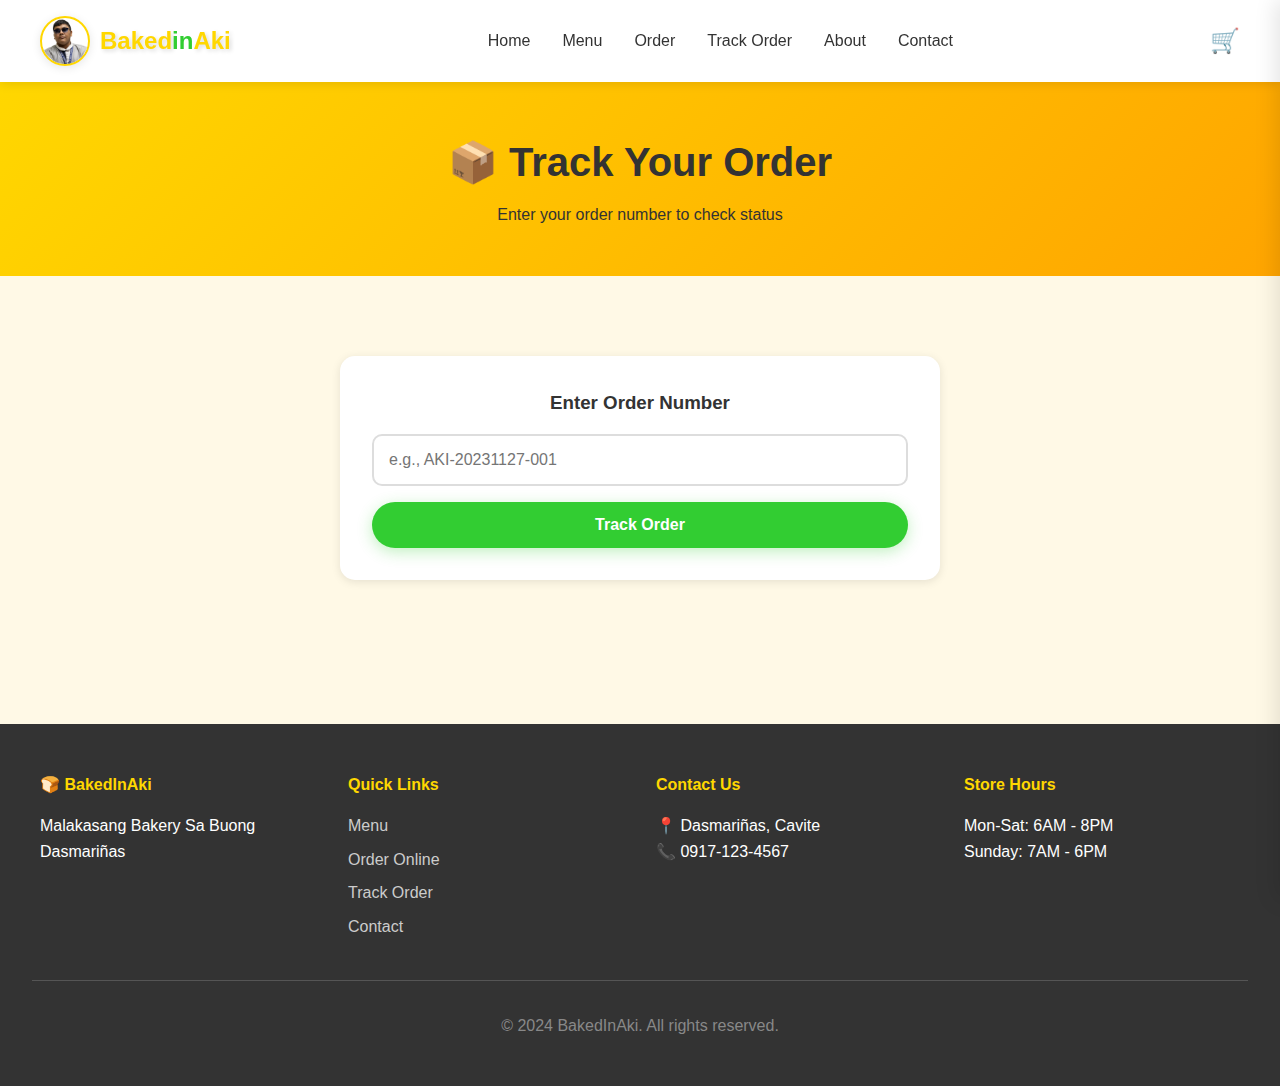
<file: track.html>
<!DOCTYPE html>
<html lang="en">
<head>
    <meta charset="UTF-8">
    <meta name="viewport" content="width=device-width, initial-scale=1.0">
    <title>Track Order - BakedInAki</title>
    <link rel="stylesheet" href="css/style.css">
</head>
<body>
    <!-- Navigation -->
    <nav class="navbar">
        <div class="nav-container">
            <a href="index.html" class="logo">
                <img src="Aki.png" alt="BakedInAki" class="logo-img">
                <span class="logo-text">
                    <span class="baked">Baked</span><span class="in">in</span><span class="aki">Aki</span>
                </span>
            </a>
            <ul class="nav-links">
                <li><a href="index.html">Home</a></li>
                <li><a href="menu.html">Menu</a></li>
                <li><a href="order.html">Order</a></li>
                <li><a href="track.html">Track Order</a></li>
                <li><a href="about.html">About</a></li>
                <li><a href="contact.html">Contact</a></li>
            </ul>
            <div class="cart-icon" title="View Cart">
                🛒
                <span class="cart-count" style="display: none;">0</span>
            </div>
            <button class="mobile-menu-btn">☰</button>
        </div>
    </nav>

    <!-- Page Header -->
    <section style="background: linear-gradient(135deg, var(--primary-yellow) 0%, #FFA500 100%); padding: 3rem 2rem; text-align: center;">
        <h1 style="font-size: 2.5rem; margin-bottom: 0.5rem;">📦 Track Your Order</h1>
        <p style="color: #333;">Enter your order number to check status</p>
    </section>

    <!-- Track Section -->
    <section class="section">
        <div class="track-container">
            <!-- Track Form -->
            <div class="track-form">
                <h3 style="margin-bottom: 1rem;">Enter Order Number</h3>
                <input type="text" id="order-id-input" placeholder="e.g., AKI-20231127-001">
                <button class="btn btn-primary" onclick="trackOrder()" style="width: 100%;">Track Order</button>
            </div>

            <!-- Order Status -->
            <div class="order-status" id="order-status">
                <div style="display: flex; justify-content: space-between; align-items: center; margin-bottom: 1.5rem;">
                    <h3>Order <span id="display-order-id">AKI-20231127-001</span></h3>
                    <span class="status-badge status-pending" id="status-badge">Pending</span>
                </div>

                <!-- Status Timeline -->
                <div class="status-timeline" id="status-timeline">
                    <div class="status-step" data-status="pending">
                        <div class="status-icon">📝</div>
                        <span>Pending</span>
                    </div>
                    <div class="status-step" data-status="preparing">
                        <div class="status-icon">👨‍🍳</div>
                        <span>Preparing</span>
                    </div>
                    <div class="status-step" data-status="ready">
                        <div class="status-icon">✅</div>
                        <span>Ready</span>
                    </div>
                    <div class="status-step" data-status="completed">
                        <div class="status-icon">🎉</div>
                        <span>Completed</span>
                    </div>
                </div>

                <!-- Order Details -->
                <div class="order-detail-section">
                    <h4>Order Details</h4>
                    <div id="order-details">
                        <!-- Details loaded via JS -->
                    </div>
                </div>

                <!-- Order Items -->
                <div class="order-detail-section">
                    <h4>Items Ordered</h4>
                    <div class="order-items-list" id="order-items-list">
                        <!-- Items loaded via JS -->
                    </div>
                </div>

                <!-- Totals -->
                <div class="order-detail-section">
                    <div class="detail-row">
                        <span class="detail-label">Subtotal</span>
                        <span class="detail-value" id="track-subtotal">₱0.00</span>
                    </div>
                    <div class="detail-row">
                        <span class="detail-label">Delivery Fee</span>
                        <span class="detail-value" id="track-delivery-fee">₱0.00</span>
                    </div>
                    <div class="detail-row" style="font-size: 1.2rem; font-weight: bold; padding-top: 0.5rem; border-top: 2px solid #32CD32;">
                        <span>Total</span>
                        <span id="track-total" style="color: #32CD32;">₱0.00</span>
                    </div>
                </div>
            </div>

            <!-- Order Not Found -->
            <div id="order-not-found" style="display: none; text-align: center; padding: 2rem; background: #fff; border-radius: 15px; margin-top: 2rem; box-shadow: 0 2px 10px rgba(0,0,0,0.1);">
                <div style="font-size: 4rem; margin-bottom: 1rem;">🔍</div>
                <h3>Order Not Found</h3>
                <p style="color: #666;">Please check your order number and try again.</p>
            </div>
        </div>
    </section>

    <!-- Cart Sidebar -->
    <div class="cart-overlay"></div>
    <div class="cart-sidebar">
        <div class="cart-header">
            <h3>🛒 Your Cart</h3>
            <button class="close-cart">×</button>
        </div>
        <div class="cart-items"></div>
        <div class="cart-footer">
            <div class="cart-total">
                <span>Total:</span>
                <span class="cart-total-amount">₱0.00</span>
            </div>
            <a href="order.html" class="checkout-btn">Proceed to Checkout</a>
        </div>
    </div>

    <!-- Footer -->
    <footer class="footer">
        <div class="footer-content">
            <div class="footer-section">
                <h4>🍞 BakedInAki</h4>
                <p>Malakasang Bakery Sa Buong Dasmariñas</p>
            </div>
            <div class="footer-section">
                <h4>Quick Links</h4>
                <a href="menu.html">Menu</a>
                <a href="order.html">Order Online</a>
                <a href="track.html">Track Order</a>
                <a href="contact.html">Contact</a>
            </div>
            <div class="footer-section">
                <h4>Contact Us</h4>
                <p>📍 Dasmariñas, Cavite</p>
                <p>📞 0917-123-4567</p>
            </div>
            <div class="footer-section">
                <h4>Store Hours</h4>
                <p>Mon-Sat: 6AM - 8PM</p>
                <p>Sunday: 7AM - 6PM</p>
            </div>
        </div>
        <div class="footer-bottom">
            <p>&copy; 2024 BakedInAki. All rights reserved.</p>
        </div>
    </footer>

    <script src="data/products.js"></script>
    <script src="js/main.js"></script>
    <script src="js/track.js"></script>
</body>
</html>
</file>
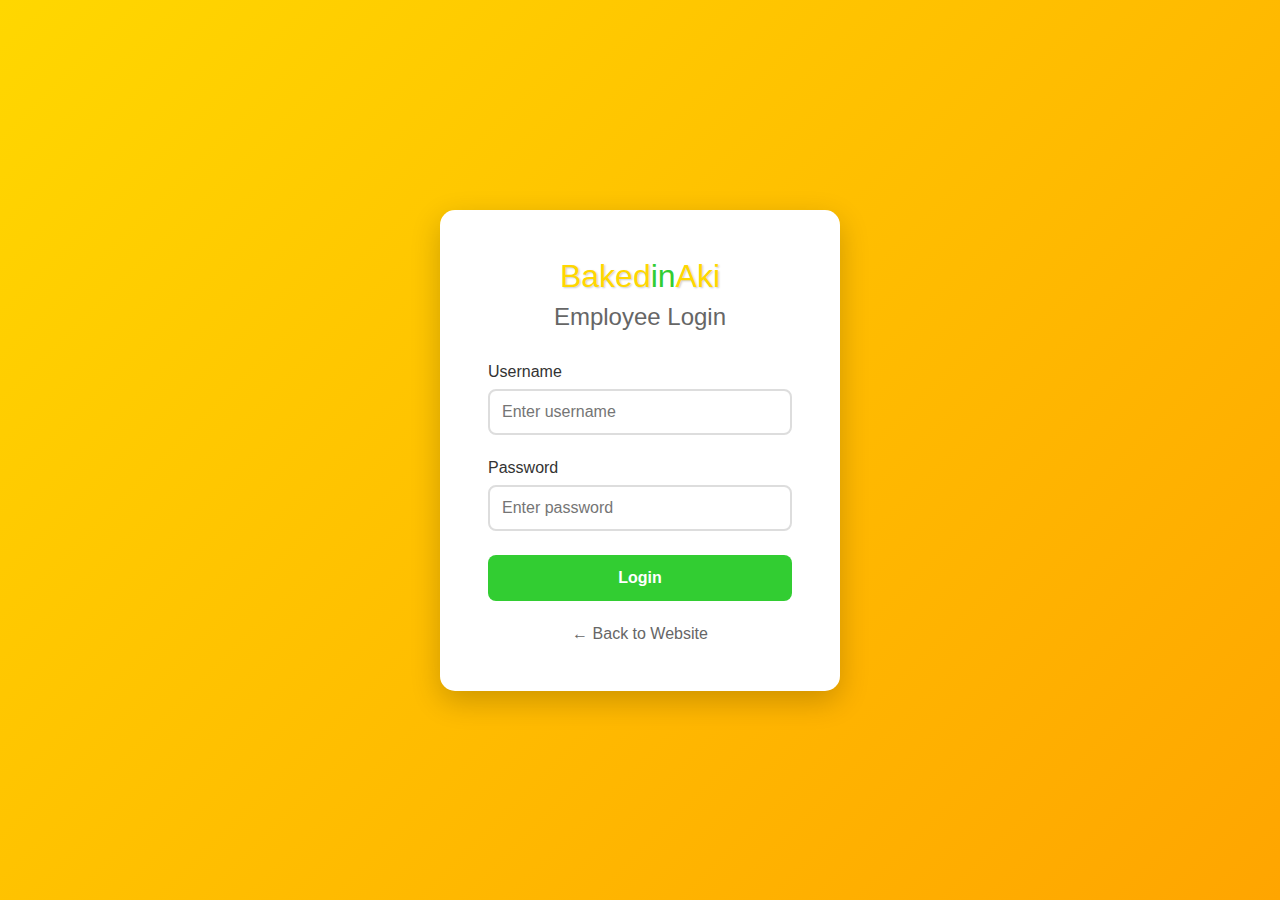
<file: admin/dashboard.html>
<!DOCTYPE html>
<html lang="en">
<head>
    <meta charset="UTF-8">
    <meta name="viewport" content="width=device-width, initial-scale=1.0">
    <title>Dashboard - BakedInAki Admin</title>
    <link rel="stylesheet" href="../css/admin.css">
</head>
<body>
    <div class="admin-container">
        <!-- Sidebar -->
        <aside class="admin-sidebar">
            <div class="admin-logo">
                <h2><span class="baked">Baked</span><span class="in">in</span><span class="aki">Aki</span></h2>
                <small>Admin Panel</small>
            </div>
            <nav>
                <ul class="admin-nav">
                    <li>
                        <a href="dashboard.html" class="active">
                            <span class="nav-icon">📊</span>
                            Dashboard
                        </a>
                    </li>
                    <li>
                        <a href="orders.html">
                            <span class="nav-icon">📦</span>
                            Orders
                        </a>
                    </li>
                    <li>
                        <a href="products.html">
                            <span class="nav-icon">🍞</span>
                            Products
                        </a>
                    </li>
                    <li>
                        <a href="../index.html" target="_blank">
                            <span class="nav-icon">🌐</span>
                            View Website
                        </a>
                    </li>
                </ul>
            </nav>
            <button class="logout-btn" onclick="logout()">Logout</button>
        </aside>

        <!-- Main Content -->
        <main class="admin-main">
            <div class="admin-header">
                <h1>📊 Dashboard</h1>
                <p style="color: #666;">Welcome back! Here's your bakery overview.</p>
            </div>

            <!-- Stats Cards -->
            <div class="stats-grid">
                <div class="stat-card orders">
                    <h3>Today's Orders</h3>
                    <div class="stat-value" id="today-orders">0</div>
                </div>
                <div class="stat-card pending">
                    <h3>Pending Orders</h3>
                    <div class="stat-value" id="pending-orders">0</div>
                </div>
                <div class="stat-card revenue">
                    <h3>Today's Revenue</h3>
                    <div class="stat-value" id="today-revenue">₱0</div>
                </div>
                <div class="stat-card">
                    <h3>Total Products</h3>
                    <div class="stat-value" id="total-products">0</div>
                </div>
            </div>

            <!-- Recent Orders -->
            <div class="admin-card">
                <div class="card-header">
                    <h2>📦 Recent Orders</h2>
                    <a href="orders.html" class="btn-view">View All</a>
                </div>
                <table class="admin-table">
                    <thead>
                        <tr>
                            <th>Order ID</th>
                            <th>Customer</th>
                            <th>Items</th>
                            <th>Total</th>
                            <th>Status</th>
                            <th>Time</th>
                        </tr>
                    </thead>
                    <tbody id="recent-orders">
                        <!-- Orders loaded via JS -->
                    </tbody>
                </table>
            </div>

            <!-- Quick Actions -->
            <div class="admin-card">
                <div class="card-header">
                    <h2>⚡ Quick Actions</h2>
                </div>
                <div style="padding: 1.5rem; display: flex; gap: 1rem; flex-wrap: wrap;">
                    <a href="orders.html" class="btn-add">📦 Manage Orders</a>
                    <a href="products.html" class="btn-add">🍞 Manage Products</a>
                    <a href="../index.html" target="_blank" class="btn-add" style="background: #666;">🌐 View Website</a>
                </div>
            </div>
        </main>
    </div>

    <script src="../data/products.js"></script>
    <script src="../js/main.js"></script>
    <script src="../js/admin/auth.js"></script>
    <script>
        // Protect page
        if (!requireAuth()) {
            // Will redirect to login
        }

        document.addEventListener('DOMContentLoaded', () => {
            loadDashboardStats();
            loadRecentOrders();
        });

        function loadDashboardStats() {
            const orders = Orders.getOrders();
            const todayOrders = Orders.getTodayOrders();
            const products = getProducts();
            
            // Today's orders
            document.getElementById('today-orders').textContent = todayOrders.length;
            
            // Pending orders
            const pendingOrders = orders.filter(o => o.status === 'pending' || o.status === 'preparing');
            document.getElementById('pending-orders').textContent = pendingOrders.length;
            
            // Today's revenue
            const todayRevenue = todayOrders
                .filter(o => o.status !== 'cancelled')
                .reduce((sum, o) => sum + o.total, 0);
            document.getElementById('today-revenue').textContent = formatPrice(todayRevenue);
            
            // Total products
            document.getElementById('total-products').textContent = products.length;
        }

        function loadRecentOrders() {
            const orders = Orders.getOrders();
            const recentOrders = orders.slice(-5).reverse(); // Last 5 orders
            
            const tbody = document.getElementById('recent-orders');
            
            if (recentOrders.length === 0) {
                tbody.innerHTML = `
                    <tr>
                        <td colspan="6" style="text-align: center; padding: 2rem; color: #666;">
                            No orders yet. Orders will appear here when customers place them.
                        </td>
                    </tr>
                `;
                return;
            }
            
            tbody.innerHTML = recentOrders.map(order => `
                <tr>
                    <td><strong>${order.id}</strong></td>
                    <td>${order.customer.name}</td>
                    <td>${order.items.length} item(s)</td>
                    <td>${formatPrice(order.total)}</td>
                    <td><span class="status-badge status-${order.status}">${formatStatusText(order.status)}</span></td>
                    <td>${formatTime(order.createdAt)}</td>
                </tr>
            `).join('');
        }

        function formatStatusText(status) {
            const statusMap = {
                'pending': 'Pending',
                'preparing': 'Preparing',
                'ready': 'Ready',
                'completed': 'Completed',
                'cancelled': 'Cancelled'
            };
            return statusMap[status] || status;
        }

        function formatTime(dateString) {
            const date = new Date(dateString);
            return date.toLocaleTimeString('en-PH', { hour: '2-digit', minute: '2-digit' });
        }
    </script>
</body>
</html>
</file>
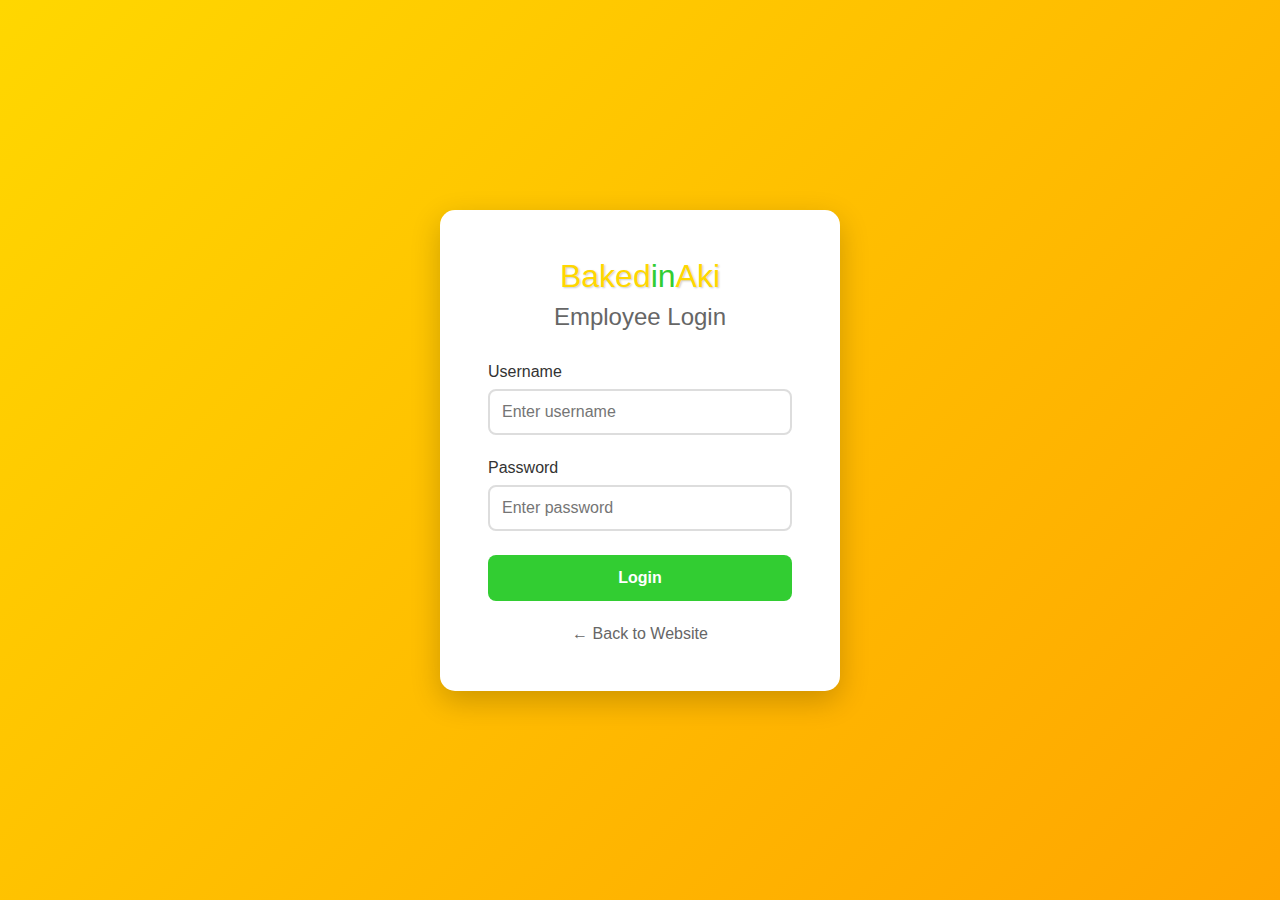
<file: admin/login.html>
<!DOCTYPE html>
<html lang="en">
<head>
    <meta charset="UTF-8">
    <meta name="viewport" content="width=device-width, initial-scale=1.0">
    <title>Employee Login - BakedInAki</title>
    <link rel="stylesheet" href="../css/admin.css">
</head>
<body>
    <div class="login-container">
        <div class="login-box">
            <div class="login-logo">
                <span class="baked">Baked</span><span class="in">in</span><span class="aki">Aki</span>
            </div>
            <h2>Employee Login</h2>
            
            <form class="login-form" id="login-form">
                <div class="form-group">
                    <label for="username">Username</label>
                    <input type="text" id="username" required placeholder="Enter username">
                </div>
                <div class="form-group">
                    <label for="password">Password</label>
                    <input type="password" id="password" required placeholder="Enter password">
                </div>
                <button type="submit" class="login-btn">Login</button>
                <p class="login-error" id="login-error">Invalid username or password</p>
            </form>
            
            <a href="../index.html" class="back-link">← Back to Website</a>
        </div>
    </div>

    <script src="../js/admin/auth.js"></script>
</body>
</html>
</file>
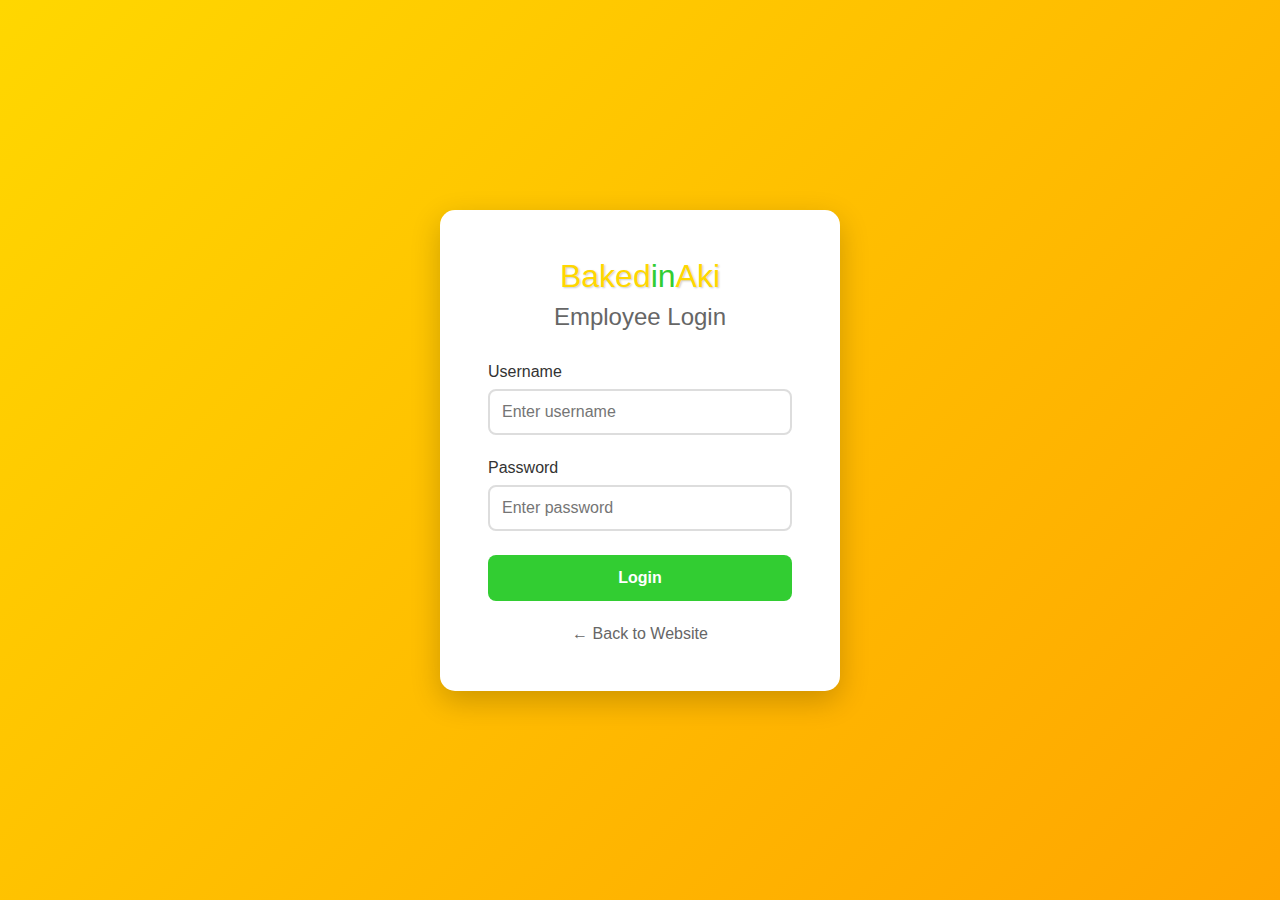
<file: admin/orders.html>
<!DOCTYPE html>
<html lang="en">
<head>
    <meta charset="UTF-8">
    <meta name="viewport" content="width=device-width, initial-scale=1.0">
    <title>Orders - BakedInAki Admin</title>
    <link rel="stylesheet" href="../css/admin.css">
</head>
<body>
    <div class="admin-container">
        <!-- Sidebar -->
        <aside class="admin-sidebar">
            <div class="admin-logo">
                <h2><span class="baked">Baked</span><span class="in">in</span><span class="aki">Aki</span></h2>
                <small>Admin Panel</small>
            </div>
            <nav>
                <ul class="admin-nav">
                    <li>
                        <a href="dashboard.html">
                            <span class="nav-icon">📊</span>
                            Dashboard
                        </a>
                    </li>
                    <li>
                        <a href="orders.html" class="active">
                            <span class="nav-icon">📦</span>
                            Orders
                        </a>
                    </li>
                    <li>
                        <a href="products.html">
                            <span class="nav-icon">🍞</span>
                            Products
                        </a>
                    </li>
                    <li>
                        <a href="../index.html" target="_blank">
                            <span class="nav-icon">🌐</span>
                            View Website
                        </a>
                    </li>
                </ul>
            </nav>
            <button class="logout-btn" onclick="logout()">Logout</button>
        </aside>

        <!-- Main Content -->
        <main class="admin-main">
            <div class="admin-header">
                <h1>📦 Orders Management</h1>
                <div class="filter-bar">
                    <select class="filter-select" id="status-filter" onchange="filterOrders()">
                        <option value="all">All Status</option>
                        <option value="pending">Pending</option>
                        <option value="preparing">Preparing</option>
                        <option value="ready">Ready</option>
                        <option value="completed">Completed</option>
                        <option value="cancelled">Cancelled</option>
                    </select>
                    <input type="text" class="search-input" id="search-input" placeholder="Search order ID or customer..." onkeyup="filterOrders()">
                </div>
            </div>

            <!-- Orders Table -->
            <div class="admin-card">
                <div class="card-header">
                    <h2>All Orders</h2>
                    <span id="order-count">0 orders</span>
                </div>
                <table class="admin-table">
                    <thead>
                        <tr>
                            <th>Order ID</th>
                            <th>Customer</th>
                            <th>Phone</th>
                            <th>Delivery</th>
                            <th>Total</th>
                            <th>Status</th>
                            <th>Date</th>
                            <th>Actions</th>
                        </tr>
                    </thead>
                    <tbody id="orders-table">
                        <!-- Orders loaded via JS -->
                    </tbody>
                </table>
            </div>
        </main>
    </div>

    <!-- Order Detail Modal -->
    <div class="modal-overlay" id="order-modal">
        <div class="modal">
            <div class="modal-header">
                <h2>Order Details - <span id="modal-order-id"></span></h2>
                <button class="modal-close" onclick="closeModal()">×</button>
            </div>
            <div class="modal-body" id="modal-body">
                <!-- Order details loaded via JS -->
            </div>
            <div class="modal-footer">
                <button class="action-btn btn-delete" onclick="closeModal()">Close</button>
            </div>
        </div>
    </div>

    <script src="../data/products.js"></script>
    <script src="../js/main.js"></script>
    <script src="../js/admin/auth.js"></script>
    <script src="../js/admin/orders.js"></script>
</body>
</html>
</file>
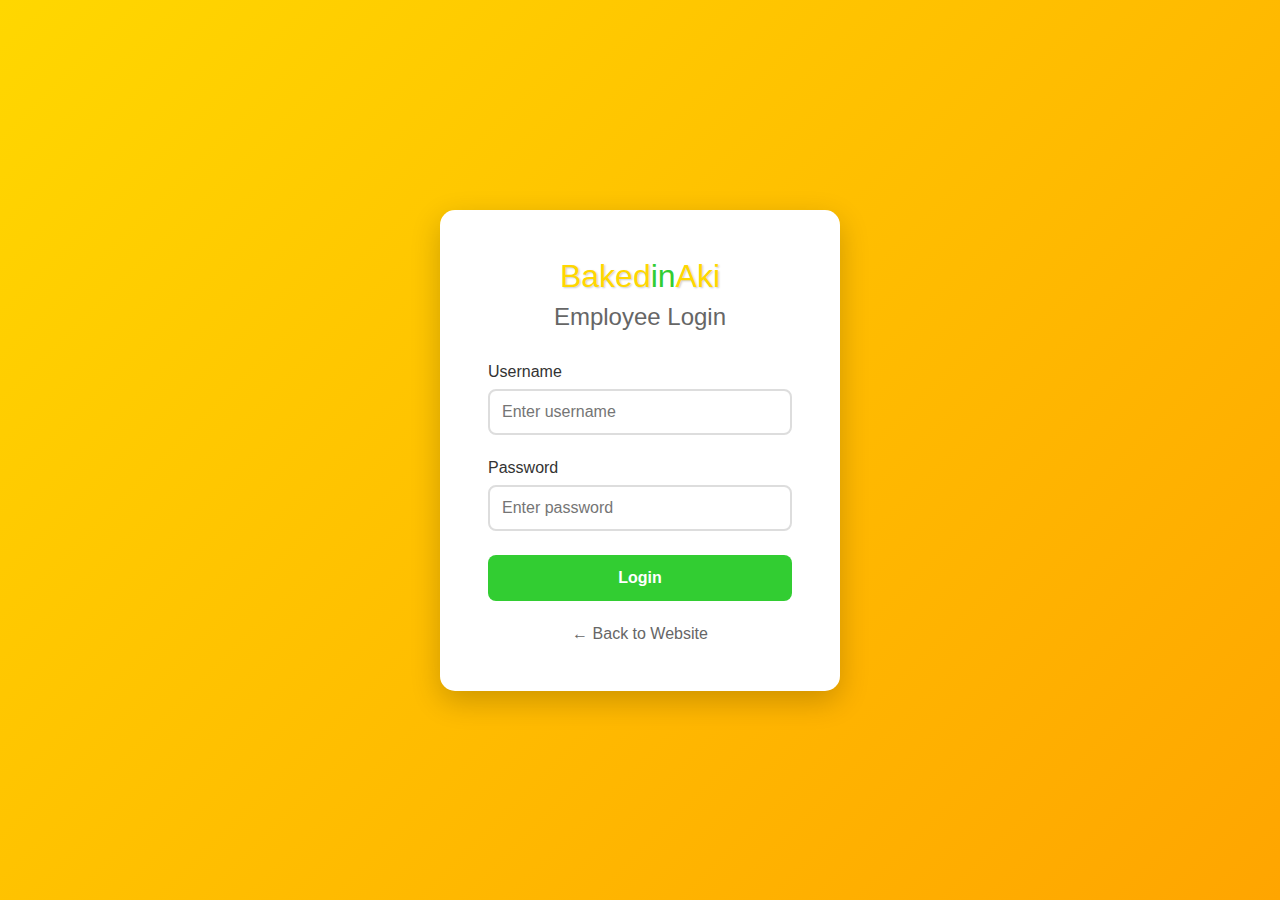
<file: admin/products.html>
<!DOCTYPE html>
<html lang="en">
<head>
    <meta charset="UTF-8">
    <meta name="viewport" content="width=device-width, initial-scale=1.0">
    <title>Products - BakedInAki Admin</title>
    <link rel="stylesheet" href="../css/admin.css">
</head>
<body>
    <div class="admin-container">
        <!-- Sidebar -->
        <aside class="admin-sidebar">
            <div class="admin-logo">
                <h2><span class="baked">Baked</span><span class="in">in</span><span class="aki">Aki</span></h2>
                <small>Admin Panel</small>
            </div>
            <nav>
                <ul class="admin-nav">
                    <li>
                        <a href="dashboard.html">
                            <span class="nav-icon">📊</span>
                            Dashboard
                        </a>
                    </li>
                    <li>
                        <a href="orders.html">
                            <span class="nav-icon">📦</span>
                            Orders
                        </a>
                    </li>
                    <li>
                        <a href="products.html" class="active">
                            <span class="nav-icon">🍞</span>
                            Products
                        </a>
                    </li>
                    <li>
                        <a href="../index.html" target="_blank">
                            <span class="nav-icon">🌐</span>
                            View Website
                        </a>
                    </li>
                </ul>
            </nav>
            <button class="logout-btn" onclick="logout()">Logout</button>
        </aside>

        <!-- Main Content -->
        <main class="admin-main">
            <div class="admin-header">
                <h1>🍞 Products Management</h1>
                <button class="btn-add" onclick="openAddModal()">+ Add Product</button>
            </div>

            <!-- Filter Bar -->
            <div class="admin-card" style="padding: 1rem 1.5rem; margin-bottom: 1rem;">
                <div class="filter-bar">
                    <select class="filter-select" id="category-filter" onchange="filterProducts()">
                        <option value="all">All Categories</option>
                        <option value="breads">🍞 Breads</option>
                        <option value="cakes">🎂 Cakes</option>
                        <option value="pastries">🥧 Pastries</option>
                        <option value="cookies">🍪 Cookies & Snacks</option>
                    </select>
                    <input type="text" class="search-input" id="search-input" placeholder="Search products..." onkeyup="filterProducts()">
                </div>
            </div>

            <!-- Products Table -->
            <div class="admin-card">
                <div class="card-header">
                    <h2>All Products</h2>
                    <span id="product-count">0 products</span>
                </div>
                <table class="admin-table">
                    <thead>
                        <tr>
                            <th>Image</th>
                            <th>Name</th>
                            <th>Category</th>
                            <th>Price</th>
                            <th>Status</th>
                            <th>Actions</th>
                        </tr>
                    </thead>
                    <tbody id="products-table">
                        <!-- Products loaded via JS -->
                    </tbody>
                </table>
            </div>
        </main>
    </div>

    <!-- Add/Edit Product Modal -->
    <div class="modal-overlay" id="product-modal">
        <div class="modal">
            <div class="modal-header">
                <h2 id="modal-title">Add New Product</h2>
                <button class="modal-close" onclick="closeModal()">×</button>
            </div>
            <div class="modal-body">
                <form id="product-form" class="product-form">
                    <input type="hidden" id="product-id">
                    
                    <div class="form-group">
                        <label for="product-name">Product Name *</label>
                        <input type="text" id="product-name" required placeholder="e.g., Pandesal">
                    </div>
                    
                    <div class="form-row">
                        <div class="form-group">
                            <label for="product-category">Category *</label>
                            <select id="product-category" required>
                                <option value="">Select category</option>
                                <option value="breads">🍞 Breads</option>
                                <option value="cakes">🎂 Cakes</option>
                                <option value="pastries">🥧 Pastries</option>
                                <option value="cookies">🍪 Cookies & Snacks</option>
                            </select>
                        </div>
                        <div class="form-group">
                            <label for="product-price">Price (₱) *</label>
                            <input type="number" id="product-price" required min="0" step="0.01" placeholder="0.00">
                        </div>
                    </div>
                    
                    <div class="form-group">
                        <label for="product-description">Description</label>
                        <textarea id="product-description" rows="3" placeholder="Describe the product..."></textarea>
                    </div>
                    
                    <div class="form-row">
                        <div class="form-group">
                            <label for="product-image">Emoji Icon</label>
                            <input type="text" id="product-image" placeholder="🍞" maxlength="2">
                        </div>
                        <div class="form-group">
                            <label for="product-available">Availability</label>
                            <select id="product-available">
                                <option value="true">✅ Available</option>
                                <option value="false">❌ Unavailable</option>
                            </select>
                        </div>
                    </div>
                </form>
            </div>
            <div class="modal-footer">
                <button class="action-btn btn-delete" onclick="closeModal()">Cancel</button>
                <button class="btn-add" onclick="saveProduct()">Save Product</button>
            </div>
        </div>
    </div>

    <!-- Delete Confirmation Modal -->
    <div class="modal-overlay" id="delete-modal">
        <div class="modal" style="max-width: 400px; text-align: center;">
            <div class="modal-body" style="padding: 2rem;">
                <div style="font-size: 3rem; margin-bottom: 1rem;">⚠️</div>
                <h3>Delete Product?</h3>
                <p style="color: #666; margin: 1rem 0;">Are you sure you want to delete "<span id="delete-product-name"></span>"? This action cannot be undone.</p>
                <div style="display: flex; gap: 1rem; justify-content: center; margin-top: 1.5rem;">
                    <button class="action-btn btn-view" onclick="closeDeleteModal()">Cancel</button>
                    <button class="action-btn btn-delete" onclick="confirmDelete()">Delete</button>
                </div>
            </div>
        </div>
    </div>

    <script src="../data/products.js"></script>
    <script src="../js/main.js"></script>
    <script src="../js/admin/auth.js"></script>
    <script src="../js/admin/products.js"></script>
</body>
</html>
</file>
<file: css/style.css>
/* BakedInAki - Main Styles */
/* Brand Colors: Yellow #FFD700, Green #32CD32 */

* {
    margin: 0;
    padding: 0;
    box-sizing: border-box;
}

:root {
    --primary-yellow: #FFD700;
    --primary-yellow-light: #FFF176;
    --primary-yellow-dark: #FBC02D;
    --primary-green: #32CD32;
    --dark-green: #228B22;
    --light-green: #81C784;
    --text-dark: #333;
    --text-light: #666;
    --text-muted: #999;
    --bg-light: #FFF9E6;
    --bg-white: #ffffff;
    --bg-cream: #FFFEF5;
    --shadow: 0 2px 10px rgba(0,0,0,0.1);
    --shadow-hover: 0 8px 30px rgba(0,0,0,0.15);
    --shadow-lg: 0 10px 40px rgba(0,0,0,0.2);
    --border-radius: 15px;
    --border-radius-sm: 8px;
    --border-radius-lg: 25px;
    --transition: all 0.3s ease;
    --transition-fast: all 0.15s ease;
}

/* Smooth scrolling */
html {
    scroll-behavior: smooth;
}

body {
    font-family: 'Segoe UI', Tahoma, Geneva, Verdana, sans-serif;
    line-height: 1.6;
    color: var(--text-dark);
    background-color: var(--bg-light);
    overflow-x: hidden;
}

/* Selection styling */
::selection {
    background: var(--primary-yellow);
    color: var(--text-dark);
}

/* Custom Scrollbar */
::-webkit-scrollbar {
    width: 10px;
}

::-webkit-scrollbar-track {
    background: var(--bg-light);
}

::-webkit-scrollbar-thumb {
    background: var(--primary-green);
    border-radius: 5px;
}

::-webkit-scrollbar-thumb:hover {
    background: var(--dark-green);
}

/* Loading Spinner */
.spinner {
    width: 40px;
    height: 40px;
    border: 4px solid var(--bg-light);
    border-top-color: var(--primary-green);
    border-radius: 50%;
    animation: spin 1s linear infinite;
}

@keyframes spin {
    to { transform: rotate(360deg); }
}

/* Skeleton Loading */
.skeleton {
    background: linear-gradient(90deg, #f0f0f0 25%, #e0e0e0 50%, #f0f0f0 75%);
    background-size: 200% 100%;
    animation: shimmer 1.5s infinite;
}

@keyframes shimmer {
    0% { background-position: 200% 0; }
    100% { background-position: -200% 0; }
}

/* Fade In Animation */
.fade-in {
    animation: fadeIn 0.5s ease forwards;
}

@keyframes fadeIn {
    from { opacity: 0; transform: translateY(20px); }
    to { opacity: 1; transform: translateY(0); }
}

/* Slide Up Animation */
.slide-up {
    animation: slideUp 0.6s ease forwards;
}

@keyframes slideUp {
    from { opacity: 0; transform: translateY(40px); }
    to { opacity: 1; transform: translateY(0); }
}

/* Bounce Animation */
.bounce {
    animation: bounce 0.5s ease;
}

@keyframes bounce {
    0%, 100% { transform: scale(1); }
    50% { transform: scale(1.1); }
}

/* Float Animation */
.float {
    animation: float 3s ease-in-out infinite;
}

@keyframes float {
    0%, 100% { transform: translateY(0); }
    50% { transform: translateY(-10px); }
}

/* Navigation */
.navbar {
    background: var(--bg-white);
    padding: 1rem 2rem;
    box-shadow: var(--shadow);
    position: sticky;
    top: 0;
    z-index: 1000;
    transition: var(--transition);
}

.navbar.scrolled {
    padding: 0.75rem 2rem;
    box-shadow: var(--shadow-hover);
}

.nav-container {
    max-width: 1200px;
    margin: 0 auto;
    display: flex;
    justify-content: space-between;
    align-items: center;
}

.logo {
    display: flex;
    align-items: center;
    text-decoration: none;
    transition: var(--transition);
    gap: 10px;
}

.logo:hover {
    transform: scale(1.05);
}

.logo img,
.logo-img {
    width: 50px;
    height: 50px;
    border-radius: 50%;
    box-shadow: var(--shadow);
    object-fit: cover;
    border: 2px solid var(--primary-yellow);
    transition: var(--transition);
}

.logo:hover img,
.logo:hover .logo-img {
    border-color: var(--primary-green);
    box-shadow: var(--shadow-hover);
}

.logo-text {
    font-size: 1.5rem;
    font-weight: bold;
}

.logo-text .baked {
    color: var(--primary-yellow);
    text-shadow: 2px 2px 4px rgba(0,0,0,0.15);
}

.logo-text .in {
    color: var(--primary-green);
}

.logo-text .aki {
    color: var(--primary-yellow);
    text-shadow: 2px 2px 4px rgba(0,0,0,0.15);
}

.nav-links {
    display: flex;
    list-style: none;
    gap: 2rem;
}

.nav-links li {
    position: relative;
}

.nav-links a {
    text-decoration: none;
    color: var(--text-dark);
    font-weight: 500;
    transition: var(--transition);
    padding: 0.5rem 0;
    position: relative;
}

.nav-links a::after {
    content: '';
    position: absolute;
    bottom: 0;
    left: 0;
    width: 0;
    height: 2px;
    background: var(--primary-green);
    transition: var(--transition);
}

.nav-links a:hover {
    color: var(--primary-green);
}

.nav-links a:hover::after {
    width: 100%;
}

.nav-links a.active {
    color: var(--primary-green);
}

.nav-links a.active::after {
    width: 100%;
}

.cart-icon {
    position: relative;
    font-size: 1.5rem;
    cursor: pointer;
    color: var(--text-dark);
    transition: var(--transition);
}

.cart-icon:hover {
    color: var(--primary-green);
    transform: scale(1.1);
}

.cart-count {
    position: absolute;
    top: -8px;
    right: -8px;
    background: var(--primary-green);
    color: white;
    font-size: 0.7rem;
    padding: 2px 7px;
    border-radius: 50%;
    font-weight: bold;
    animation: bounce 0.3s ease;
}

.mobile-menu-btn {
    display: none;
    font-size: 1.5rem;
    background: none;
    border: none;
    cursor: pointer;
    transition: var(--transition);
}

.mobile-menu-btn:hover {
    color: var(--primary-green);
}

/* Hero Section */
.hero {
    background: linear-gradient(135deg, var(--primary-yellow) 0%, #FFA500 50%, var(--primary-yellow-light) 100%);
    padding: 5rem 2rem;
    text-align: center;
    color: var(--text-dark);
    position: relative;
    overflow: hidden;
}

.hero::before {
    content: '';
    position: absolute;
    top: -50%;
    left: -50%;
    width: 200%;
    height: 200%;
    background: radial-gradient(circle, rgba(255,255,255,0.1) 0%, transparent 70%);
    animation: rotate 30s linear infinite;
}

@keyframes rotate {
    from { transform: rotate(0deg); }
    to { transform: rotate(360deg); }
}

.hero-content {
    max-width: 900px;
    margin: 0 auto;
    position: relative;
    z-index: 1;
}

.hero-logo {
    width: 180px;
    height: 180px;
    border-radius: 50%;
    margin-bottom: 1.5rem;
    box-shadow: var(--shadow-lg);
    animation: float 3s ease-in-out infinite;
    object-fit: cover;
    border: 4px solid white;
}

.hero h1 {
    font-size: 3.5rem;
    margin-bottom: 0.5rem;
    text-shadow: 2px 2px 4px rgba(0,0,0,0.1);
    animation: fadeIn 0.8s ease;
}

.hero .tagline {
    font-size: 1.6rem;
    font-style: italic;
    color: var(--dark-green);
    margin-bottom: 1.5rem;
    animation: fadeIn 1s ease;
}

.hero p {
    font-size: 1.15rem;
    margin-bottom: 2rem;
    max-width: 600px;
    margin-left: auto;
    margin-right: auto;
    animation: fadeIn 1.2s ease;
}

.hero-buttons {
    display: flex;
    gap: 1rem;
    justify-content: center;
    flex-wrap: wrap;
    animation: fadeIn 1.4s ease;
}

/* Buttons */
.btn {
    display: inline-block;
    padding: 14px 32px;
    border-radius: var(--border-radius-lg);
    text-decoration: none;
    font-weight: bold;
    transition: var(--transition);
    cursor: pointer;
    border: none;
    font-size: 1rem;
    position: relative;
    overflow: hidden;
}

.btn::before {
    content: '';
    position: absolute;
    top: 50%;
    left: 50%;
    width: 0;
    height: 0;
    background: rgba(255,255,255,0.2);
    border-radius: 50%;
    transition: width 0.4s, height 0.4s;
    transform: translate(-50%, -50%);
}

.btn:hover::before {
    width: 300px;
    height: 300px;
}

.btn-primary {
    background: var(--primary-green);
    color: white;
    box-shadow: 0 4px 15px rgba(50, 205, 50, 0.3);
}

.btn-primary:hover {
    background: var(--dark-green);
    transform: translateY(-3px);
    box-shadow: 0 6px 20px rgba(50, 205, 50, 0.4);
}

.btn-secondary {
    background: var(--bg-white);
    color: var(--primary-green);
    border: 2px solid var(--primary-green);
    box-shadow: 0 4px 15px rgba(0, 0, 0, 0.1);
}

.btn-secondary:hover {
    background: var(--primary-green);
    color: white;
    transform: translateY(-3px);
    box-shadow: 0 6px 20px rgba(50, 205, 50, 0.3);
}

.btn-yellow {
    background: var(--primary-yellow);
    color: var(--text-dark);
    box-shadow: 0 4px 15px rgba(255, 215, 0, 0.3);
}

.btn-yellow:hover {
    background: var(--primary-yellow-dark);
    transform: translateY(-3px);
}

.btn-outline {
    background: transparent;
    color: white;
    border: 2px solid white;
}

.btn-outline:hover {
    background: white;
    color: var(--primary-green);
}

.btn:disabled {
    opacity: 0.6;
    cursor: not-allowed;
    transform: none !important;
}

/* Section Styles */
.section {
    padding: 5rem 2rem;
    max-width: 1200px;
    margin: 0 auto;
}

.section-title {
    text-align: center;
    font-size: 2.5rem;
    margin-bottom: 0.5rem;
    color: var(--text-dark);
}

.section-subtitle {
    text-align: center;
    color: var(--text-light);
    margin-bottom: 3rem;
}

/* Product Grid */
.product-grid {
    display: grid;
    grid-template-columns: repeat(auto-fill, minmax(280px, 1fr));
    gap: 2rem;
}

.product-card {
    background: var(--bg-white);
    border-radius: 15px;
    overflow: hidden;
    box-shadow: var(--shadow);
    transition: transform 0.3s, box-shadow 0.3s;
}

.product-card:hover {
    transform: translateY(-5px);
    box-shadow: var(--shadow-hover);
}

.product-image {
    width: 100%;
    height: 200px;
    object-fit: cover;
    background: linear-gradient(135deg, #f5f5f5 0%, #e0e0e0 100%);
    display: flex;
    align-items: center;
    justify-content: center;
    font-size: 4rem;
}

.product-info {
    padding: 1.5rem;
}

.product-category {
    font-size: 0.8rem;
    color: var(--primary-green);
    text-transform: uppercase;
    letter-spacing: 1px;
}

.product-name {
    font-size: 1.25rem;
    margin: 0.5rem 0;
    color: var(--text-dark);
}

.product-description {
    font-size: 0.9rem;
    color: var(--text-light);
    margin-bottom: 1rem;
}

.product-footer {
    display: flex;
    justify-content: space-between;
    align-items: center;
}

.product-price {
    font-size: 1.25rem;
    font-weight: bold;
    color: var(--primary-green);
}

.add-to-cart {
    background: var(--primary-yellow);
    border: none;
    padding: 8px 16px;
    border-radius: 20px;
    cursor: pointer;
    font-weight: bold;
    transition: background 0.3s;
}

.add-to-cart:hover {
    background: #E6C200;
}

/* Category Filter */
.category-filter {
    display: flex;
    justify-content: center;
    gap: 1rem;
    margin-bottom: 2rem;
    flex-wrap: wrap;
}

.filter-btn {
    padding: 10px 20px;
    border: 2px solid var(--primary-green);
    background: transparent;
    border-radius: 25px;
    cursor: pointer;
    font-weight: 500;
    transition: all 0.3s;
}

.filter-btn:hover,
.filter-btn.active {
    background: var(--primary-green);
    color: white;
}

/* About Section */
.about-section {
    background: var(--bg-white);
    padding: 4rem 2rem;
}

.about-content {
    max-width: 1200px;
    margin: 0 auto;
    display: grid;
    grid-template-columns: 1fr 1fr;
    gap: 4rem;
    align-items: center;
}

.about-text h2 {
    font-size: 2rem;
    margin-bottom: 1rem;
    color: var(--text-dark);
}

.about-text p {
    color: var(--text-light);
    margin-bottom: 1rem;
}

.about-image {
    text-align: center;
}

.about-image img {
    max-width: 100%;
    border-radius: 15px;
    box-shadow: var(--shadow);
}

/* Cart Sidebar */
.cart-sidebar {
    position: fixed;
    top: 0;
    right: -400px;
    width: 400px;
    height: 100vh;
    background: var(--bg-white);
    box-shadow: -5px 0 20px rgba(0,0,0,0.1);
    transition: right 0.3s;
    z-index: 2000;
    display: flex;
    flex-direction: column;
}

.cart-sidebar.open {
    right: 0;
}

.cart-header {
    padding: 1.5rem;
    border-bottom: 1px solid #eee;
    display: flex;
    justify-content: space-between;
    align-items: center;
}

.cart-header h3 {
    font-size: 1.5rem;
}

.close-cart {
    font-size: 1.5rem;
    background: none;
    border: none;
    cursor: pointer;
}

.cart-items {
    flex: 1;
    overflow-y: auto;
    padding: 1rem;
}

.cart-item {
    display: flex;
    gap: 1rem;
    padding: 1rem 0;
    border-bottom: 1px solid #eee;
}

.cart-item-image {
    width: 60px;
    height: 60px;
    background: #f5f5f5;
    border-radius: 10px;
    display: flex;
    align-items: center;
    justify-content: center;
    font-size: 1.5rem;
}

.cart-item-details {
    flex: 1;
}

.cart-item-name {
    font-weight: bold;
}

.cart-item-price {
    color: var(--primary-green);
}

.quantity-controls {
    display: flex;
    align-items: center;
    gap: 0.5rem;
    margin-top: 0.5rem;
}

.quantity-btn {
    width: 25px;
    height: 25px;
    border: 1px solid #ddd;
    background: white;
    cursor: pointer;
    border-radius: 5px;
}

.remove-item {
    color: #ff4444;
    background: none;
    border: none;
    cursor: pointer;
    font-size: 1.2rem;
}

.cart-footer {
    padding: 1.5rem;
    border-top: 1px solid #eee;
}

.cart-total {
    display: flex;
    justify-content: space-between;
    font-size: 1.25rem;
    font-weight: bold;
    margin-bottom: 1rem;
}

.checkout-btn {
    width: 100%;
    padding: 15px;
    background: var(--primary-green);
    color: white;
    border: none;
    border-radius: 10px;
    font-size: 1rem;
    font-weight: bold;
    cursor: pointer;
    transition: background 0.3s;
}

.checkout-btn:hover {
    background: var(--dark-green);
}

.cart-overlay {
    position: fixed;
    top: 0;
    left: 0;
    width: 100%;
    height: 100%;
    background: rgba(0,0,0,0.5);
    opacity: 0;
    visibility: hidden;
    transition: all 0.3s;
    z-index: 1500;
}

.cart-overlay.open {
    opacity: 1;
    visibility: visible;
}

/* Order Form */
.order-section {
    background: var(--bg-white);
    padding: 2rem;
    border-radius: 15px;
    box-shadow: var(--shadow);
    margin-bottom: 2rem;
}

.order-section h3 {
    margin-bottom: 1.5rem;
    color: var(--text-dark);
}

.form-group {
    margin-bottom: 1.5rem;
}

.form-group label {
    display: block;
    margin-bottom: 0.5rem;
    font-weight: 500;
}

.form-group input,
.form-group select,
.form-group textarea {
    width: 100%;
    padding: 12px;
    border: 2px solid #ddd;
    border-radius: 10px;
    font-size: 1rem;
    transition: border-color 0.3s;
}

.form-group input:focus,
.form-group select:focus,
.form-group textarea:focus {
    outline: none;
    border-color: var(--primary-green);
}

.delivery-options {
    display: flex;
    gap: 1rem;
}

.delivery-option {
    flex: 1;
    padding: 1rem;
    border: 2px solid #ddd;
    border-radius: 10px;
    cursor: pointer;
    text-align: center;
    transition: all 0.3s;
}

.delivery-option:hover,
.delivery-option.selected {
    border-color: var(--primary-green);
    background: rgba(50, 205, 50, 0.1);
}

.delivery-option input {
    display: none;
}

/* Order Summary */
.order-summary {
    background: var(--bg-light);
    padding: 1.5rem;
    border-radius: 10px;
}

.summary-item {
    display: flex;
    justify-content: space-between;
    padding: 0.5rem 0;
}

.summary-total {
    border-top: 2px solid var(--primary-green);
    margin-top: 1rem;
    padding-top: 1rem;
    font-size: 1.25rem;
    font-weight: bold;
}

/* Track Order */
.track-container {
    max-width: 600px;
    margin: 0 auto;
}

.track-form {
    background: var(--bg-white);
    padding: 2rem;
    border-radius: 15px;
    box-shadow: var(--shadow);
    text-align: center;
}

.track-form input {
    width: 100%;
    padding: 15px;
    border: 2px solid #ddd;
    border-radius: 10px;
    font-size: 1rem;
    margin-bottom: 1rem;
}

.order-status {
    background: var(--bg-white);
    padding: 2rem;
    border-radius: 15px;
    box-shadow: var(--shadow);
    margin-top: 2rem;
    display: none;
}

.status-timeline {
    display: flex;
    justify-content: space-between;
    margin: 2rem 0;
    position: relative;
}

.status-timeline::before {
    content: '';
    position: absolute;
    top: 25px;
    left: 0;
    right: 0;
    height: 4px;
    background: #ddd;
}

.status-step {
    text-align: center;
    position: relative;
    z-index: 1;
}

.status-icon {
    width: 50px;
    height: 50px;
    border-radius: 50%;
    background: #ddd;
    display: flex;
    align-items: center;
    justify-content: center;
    margin: 0 auto 0.5rem;
    font-size: 1.5rem;
}

.status-step.completed .status-icon {
    background: var(--primary-green);
    color: white;
}

.status-step.current .status-icon {
    background: var(--primary-yellow);
    animation: pulse 2s infinite;
}

@keyframes pulse {
    0%, 100% { transform: scale(1); }
    50% { transform: scale(1.1); }
}

/* Contact Page */
.contact-grid {
    display: grid;
    grid-template-columns: 1fr 1fr;
    gap: 3rem;
}

.contact-info {
    background: var(--bg-white);
    padding: 2rem;
    border-radius: 15px;
    box-shadow: var(--shadow);
}

.contact-item {
    display: flex;
    align-items: center;
    gap: 1rem;
    margin-bottom: 1.5rem;
}

.contact-icon {
    width: 50px;
    height: 50px;
    background: var(--primary-yellow);
    border-radius: 50%;
    display: flex;
    align-items: center;
    justify-content: center;
    font-size: 1.5rem;
}

.map-container {
    background: var(--bg-white);
    padding: 1rem;
    border-radius: 15px;
    box-shadow: var(--shadow);
}

.map-placeholder {
    width: 100%;
    height: 300px;
    background: linear-gradient(135deg, #e8f5e9 0%, #c8e6c9 100%);
    border-radius: 10px;
    display: flex;
    align-items: center;
    justify-content: center;
    font-size: 1.2rem;
    color: var(--text-light);
}

/* Footer */
.footer {
    background: var(--text-dark);
    color: white;
    padding: 3rem 2rem;
    margin-top: 4rem;
}

.footer-content {
    max-width: 1200px;
    margin: 0 auto;
    display: grid;
    grid-template-columns: repeat(auto-fit, minmax(250px, 1fr));
    gap: 2rem;
}

.footer-section h4 {
    color: var(--primary-yellow);
    margin-bottom: 1rem;
}

.footer-section a {
    color: #ccc;
    text-decoration: none;
    display: block;
    margin-bottom: 0.5rem;
}

.footer-section a:hover {
    color: var(--primary-yellow);
}

.footer-bottom {
    text-align: center;
    padding-top: 2rem;
    margin-top: 2rem;
    border-top: 1px solid #555;
    color: #888;
}

/* Toast Notifications */
.toast {
    position: fixed;
    bottom: 20px;
    right: 20px;
    background: var(--primary-green);
    color: white;
    padding: 15px 25px;
    border-radius: 10px;
    box-shadow: var(--shadow);
    transform: translateX(150%);
    transition: transform 0.3s;
    z-index: 3000;
}

.toast.show {
    transform: translateX(0);
}

/* Empty State */
.empty-state {
    text-align: center;
    padding: 3rem;
    color: var(--text-light);
}

.empty-state-icon {
    font-size: 4rem;
    margin-bottom: 1rem;
}

/* Responsive */
@media (max-width: 768px) {
    .nav-links {
        display: none;
        position: absolute;
        top: 100%;
        left: 0;
        right: 0;
        background: var(--bg-white);
        flex-direction: column;
        padding: 1rem;
        box-shadow: var(--shadow);
    }

    .nav-links.open {
        display: flex;
    }

    .mobile-menu-btn {
        display: block;
    }

    .hero h1 {
        font-size: 2rem;
    }

    .hero .tagline {
        font-size: 1.2rem;
    }

    .about-content {
        grid-template-columns: 1fr;
    }

    .contact-grid {
        grid-template-columns: 1fr;
    }

    .cart-sidebar {
        width: 100%;
        right: -100%;
    }

    .delivery-options {
        flex-direction: column;
    }

    .status-timeline {
        flex-direction: column;
        gap: 1rem;
    }

    .status-timeline::before {
        display: none;
    }

    .hero-logo {
        width: 100px;
        height: 100px;
    }

    .section {
        padding: 3rem 1rem;
    }
}

/* Testimonials Section */
.testimonials-section {
    background: linear-gradient(135deg, var(--bg-cream) 0%, var(--bg-light) 100%);
    padding: 5rem 2rem;
}

.testimonials-grid {
    display: grid;
    grid-template-columns: repeat(auto-fit, minmax(300px, 1fr));
    gap: 2rem;
    max-width: 1200px;
    margin: 0 auto;
}

.testimonial-card {
    background: var(--bg-white);
    padding: 2rem;
    border-radius: var(--border-radius);
    box-shadow: var(--shadow);
    position: relative;
    transition: var(--transition);
}

.testimonial-card:hover {
    transform: translateY(-5px);
    box-shadow: var(--shadow-hover);
}

.testimonial-card::before {
    content: '"';
    position: absolute;
    top: 15px;
    left: 20px;
    font-size: 4rem;
    color: var(--primary-yellow);
    opacity: 0.3;
    font-family: Georgia, serif;
    line-height: 1;
}

.testimonial-content {
    font-style: italic;
    color: var(--text-light);
    margin-bottom: 1.5rem;
    padding-top: 1rem;
}

.testimonial-author {
    display: flex;
    align-items: center;
    gap: 1rem;
}

.testimonial-avatar {
    width: 50px;
    height: 50px;
    border-radius: 50%;
    background: var(--primary-yellow);
    display: flex;
    align-items: center;
    justify-content: center;
    font-size: 1.5rem;
}

.testimonial-info h4 {
    color: var(--text-dark);
    margin-bottom: 0.25rem;
}

.testimonial-info span {
    font-size: 0.85rem;
    color: var(--text-muted);
}

.testimonial-stars {
    color: var(--primary-yellow);
    margin-top: 0.5rem;
}

/* Newsletter Section */
.newsletter-section {
    background: linear-gradient(135deg, var(--primary-green) 0%, var(--dark-green) 100%);
    padding: 4rem 2rem;
    text-align: center;
    color: white;
}

.newsletter-content {
    max-width: 600px;
    margin: 0 auto;
}

.newsletter-content h2 {
    font-size: 2rem;
    margin-bottom: 0.5rem;
}

.newsletter-content p {
    opacity: 0.9;
    margin-bottom: 2rem;
}

.newsletter-form {
    display: flex;
    gap: 1rem;
    justify-content: center;
    flex-wrap: wrap;
}

.newsletter-form input {
    flex: 1;
    min-width: 250px;
    padding: 15px 20px;
    border: none;
    border-radius: var(--border-radius-lg);
    font-size: 1rem;
}

.newsletter-form input:focus {
    outline: 3px solid var(--primary-yellow);
}

/* Stats Section */
.stats-section {
    background: var(--text-dark);
    padding: 4rem 2rem;
    color: white;
}

.stats-grid {
    display: grid;
    grid-template-columns: repeat(auto-fit, minmax(200px, 1fr));
    gap: 3rem;
    max-width: 1000px;
    margin: 0 auto;
    text-align: center;
}

.stat-item h3 {
    font-size: 3rem;
    color: var(--primary-yellow);
    margin-bottom: 0.5rem;
}

.stat-item p {
    color: #ccc;
    font-size: 1.1rem;
}

/* Product Quick View Modal */
.modal-overlay {
    position: fixed;
    top: 0;
    left: 0;
    width: 100%;
    height: 100%;
    background: rgba(0,0,0,0.7);
    display: none;
    align-items: center;
    justify-content: center;
    z-index: 3000;
    padding: 2rem;
    opacity: 0;
    transition: opacity 0.3s;
}

.modal-overlay.active {
    display: flex;
    opacity: 1;
}

.modal {
    background: var(--bg-white);
    border-radius: var(--border-radius);
    max-width: 800px;
    width: 100%;
    max-height: 90vh;
    overflow-y: auto;
    position: relative;
    transform: scale(0.9);
    transition: transform 0.3s;
}

.modal-overlay.active .modal {
    transform: scale(1);
}

.modal-close {
    position: absolute;
    top: 15px;
    right: 15px;
    width: 40px;
    height: 40px;
    border: none;
    background: var(--bg-light);
    border-radius: 50%;
    font-size: 1.5rem;
    cursor: pointer;
    transition: var(--transition);
    z-index: 10;
}

.modal-close:hover {
    background: #ff4444;
    color: white;
}

.modal-content {
    display: grid;
    grid-template-columns: 1fr 1fr;
    gap: 2rem;
}

.modal-image {
    background: linear-gradient(135deg, #f5f5f5 0%, #e0e0e0 100%);
    display: flex;
    align-items: center;
    justify-content: center;
    font-size: 8rem;
    min-height: 300px;
    border-radius: var(--border-radius) 0 0 var(--border-radius);
}

.modal-details {
    padding: 2rem;
}

.modal-details h2 {
    font-size: 1.75rem;
    margin-bottom: 0.5rem;
}

.modal-category {
    color: var(--primary-green);
    text-transform: uppercase;
    font-size: 0.85rem;
    letter-spacing: 1px;
    margin-bottom: 1rem;
}

.modal-price {
    font-size: 2rem;
    font-weight: bold;
    color: var(--primary-green);
    margin-bottom: 1rem;
}

.modal-description {
    color: var(--text-light);
    line-height: 1.8;
    margin-bottom: 2rem;
}

.modal-quantity {
    display: flex;
    align-items: center;
    gap: 1rem;
    margin-bottom: 1.5rem;
}

.modal-quantity label {
    font-weight: 500;
}

.quantity-selector {
    display: flex;
    align-items: center;
    border: 2px solid #ddd;
    border-radius: var(--border-radius-sm);
    overflow: hidden;
}

.quantity-selector button {
    width: 40px;
    height: 40px;
    border: none;
    background: var(--bg-light);
    cursor: pointer;
    font-size: 1.2rem;
    transition: var(--transition);
}

.quantity-selector button:hover {
    background: var(--primary-yellow);
}

.quantity-selector input {
    width: 60px;
    height: 40px;
    border: none;
    text-align: center;
    font-size: 1rem;
    font-weight: bold;
}

/* Search Bar */
.search-bar {
    display: flex;
    gap: 1rem;
    margin-bottom: 2rem;
    max-width: 500px;
    margin-left: auto;
    margin-right: auto;
}

.search-input {
    flex: 1;
    padding: 15px 20px;
    border: 2px solid #ddd;
    border-radius: var(--border-radius-lg);
    font-size: 1rem;
    transition: var(--transition);
}

.search-input:focus {
    outline: none;
    border-color: var(--primary-green);
    box-shadow: 0 0 0 3px rgba(50, 205, 50, 0.1);
}

/* Social Links */
.social-links {
    display: flex;
    gap: 1rem;
    margin-top: 1rem;
}

.social-link {
    width: 45px;
    height: 45px;
    border-radius: 50%;
    background: rgba(255,255,255,0.1);
    display: flex;
    align-items: center;
    justify-content: center;
    font-size: 1.3rem;
    color: white;
    text-decoration: none;
    transition: var(--transition);
}

.social-link:hover {
    background: var(--primary-yellow);
    color: var(--text-dark);
    transform: translateY(-3px);
}

/* Contact Form */
.contact-form {
    background: var(--bg-white);
    padding: 2rem;
    border-radius: var(--border-radius);
    box-shadow: var(--shadow);
}

.contact-form h3 {
    margin-bottom: 1.5rem;
    font-size: 1.5rem;
}

.form-row {
    display: grid;
    grid-template-columns: 1fr 1fr;
    gap: 1rem;
}

@media (max-width: 768px) {
    .form-row {
        grid-template-columns: 1fr;
    }
    
    .modal-content {
        grid-template-columns: 1fr;
    }
    
    .modal-image {
        min-height: 200px;
        font-size: 5rem;
        border-radius: var(--border-radius) var(--border-radius) 0 0;
    }
}

/* Success Animation */
.success-checkmark {
    width: 80px;
    height: 80px;
    border-radius: 50%;
    display: block;
    stroke-width: 2;
    stroke: var(--primary-green);
    stroke-miterlimit: 10;
    margin: 1rem auto;
    box-shadow: inset 0px 0px 0px var(--primary-green);
    animation: fill .4s ease-in-out .4s forwards, scale .3s ease-in-out .9s both;
}

.checkmark-circle {
    stroke-dasharray: 166;
    stroke-dashoffset: 166;
    stroke-width: 2;
    stroke-miterlimit: 10;
    stroke: var(--primary-green);
    fill: none;
    animation: stroke .6s cubic-bezier(0.65, 0, 0.45, 1) forwards;
}

.checkmark-check {
    transform-origin: 50% 50%;
    stroke-dasharray: 48;
    stroke-dashoffset: 48;
    animation: stroke .3s cubic-bezier(0.65, 0, 0.45, 1) .8s forwards;
}

@keyframes stroke {
    100% { stroke-dashoffset: 0; }
}

@keyframes fill {
    100% { box-shadow: inset 0px 0px 0px 30px rgba(50, 205, 50, 0.1); }
}

@keyframes scale {
    0%, 100% { transform: none; }
    50% { transform: scale3d(1.1, 1.1, 1); }
}

/* Badge styles */
.badge {
    display: inline-block;
    padding: 4px 12px;
    border-radius: 20px;
    font-size: 0.75rem;
    font-weight: bold;
    text-transform: uppercase;
}

.badge-new {
    background: var(--primary-green);
    color: white;
}

.badge-bestseller {
    background: var(--primary-yellow);
    color: var(--text-dark);
}

.badge-sale {
    background: #ff4444;
    color: white;
}

/* Order detail sections */
.order-detail-section {
    background: var(--bg-light);
    padding: 1.5rem;
    border-radius: var(--border-radius-sm);
    margin-top: 1.5rem;
}

.order-detail-section h4 {
    margin-bottom: 1rem;
    color: var(--text-dark);
}

.detail-row {
    display: flex;
    justify-content: space-between;
    padding: 0.5rem 0;
    border-bottom: 1px solid #eee;
}

.detail-row:last-child {
    border-bottom: none;
}

.detail-label {
    color: var(--text-light);
}

.detail-value {
    font-weight: 500;
}

/* Status Badge */
.status-badge {
    display: inline-block;
    padding: 6px 14px;
    border-radius: 20px;
    font-size: 0.8rem;
    font-weight: bold;
    text-transform: capitalize;
}

.status-pending {
    background: #fff3cd;
    color: #856404;
}

.status-preparing {
    background: #cce5ff;
    color: #004085;
}

.status-ready {
    background: #d4edda;
    color: #155724;
}

.status-completed {
    background: var(--primary-green);
    color: white;
}

.status-cancelled {
    background: #f8d7da;
    color: #721c24;
}

/* Google Map Embed */
.map-container iframe {
    width: 100%;
    height: 350px;
    border: none;
    border-radius: var(--border-radius-sm);
}

/* Print styles */
@media print {
    .navbar, .footer, .cart-sidebar, .cart-overlay, .toast {
        display: none !important;
    }
    
    body {
        background: white;
    }
}
</file>
<file: css/admin.css>
/* BakedInAki - Admin Dashboard Styles */

* {
    margin: 0;
    padding: 0;
    box-sizing: border-box;
}

:root {
    --primary-yellow: #FFD700;
    --primary-green: #32CD32;
    --dark-green: #228B22;
    --text-dark: #333;
    --text-light: #666;
    --bg-light: #f5f5f5;
    --bg-white: #ffffff;
    --shadow: 0 2px 10px rgba(0,0,0,0.1);
}

body {
    font-family: 'Segoe UI', Tahoma, Geneva, Verdana, sans-serif;
    background-color: var(--bg-light);
    color: var(--text-dark);
}

/* Admin Layout */
.admin-container {
    display: flex;
    min-height: 100vh;
}

/* Sidebar */
.admin-sidebar {
    width: 250px;
    background: var(--text-dark);
    color: white;
    padding: 1.5rem;
    position: fixed;
    height: 100vh;
    overflow-y: auto;
}

.admin-logo {
    text-align: center;
    padding-bottom: 1.5rem;
    border-bottom: 1px solid #555;
    margin-bottom: 1.5rem;
}

.admin-logo h2 {
    font-size: 1.5rem;
}

.admin-logo .baked {
    color: var(--primary-yellow);
}

.admin-logo .in {
    color: var(--primary-green);
}

.admin-logo .aki {
    color: var(--primary-yellow);
}

.admin-logo small {
    color: #888;
    font-size: 0.8rem;
}

.admin-nav {
    list-style: none;
}

.admin-nav li {
    margin-bottom: 0.5rem;
}

.admin-nav a {
    display: flex;
    align-items: center;
    gap: 0.75rem;
    padding: 0.75rem 1rem;
    color: #ccc;
    text-decoration: none;
    border-radius: 8px;
    transition: all 0.3s;
}

.admin-nav a:hover,
.admin-nav a.active {
    background: rgba(255, 215, 0, 0.2);
    color: var(--primary-yellow);
}

.admin-nav .nav-icon {
    font-size: 1.2rem;
}

.logout-btn {
    margin-top: 2rem;
    width: 100%;
    padding: 0.75rem;
    background: #dc3545;
    color: white;
    border: none;
    border-radius: 8px;
    cursor: pointer;
    font-size: 1rem;
    transition: background 0.3s;
}

.logout-btn:hover {
    background: #c82333;
}

/* Main Content */
.admin-main {
    flex: 1;
    margin-left: 250px;
    padding: 2rem;
}

.admin-header {
    display: flex;
    justify-content: space-between;
    align-items: center;
    margin-bottom: 2rem;
}

.admin-header h1 {
    font-size: 1.75rem;
    color: var(--text-dark);
}

.header-actions {
    display: flex;
    gap: 1rem;
}

/* Stats Cards */
.stats-grid {
    display: grid;
    grid-template-columns: repeat(auto-fit, minmax(200px, 1fr));
    gap: 1.5rem;
    margin-bottom: 2rem;
}

.stat-card {
    background: var(--bg-white);
    padding: 1.5rem;
    border-radius: 12px;
    box-shadow: var(--shadow);
}

.stat-card h3 {
    font-size: 0.9rem;
    color: var(--text-light);
    margin-bottom: 0.5rem;
}

.stat-value {
    font-size: 2rem;
    font-weight: bold;
    color: var(--text-dark);
}

.stat-card.orders .stat-value {
    color: var(--primary-green);
}

.stat-card.pending .stat-value {
    color: #ffc107;
}

.stat-card.revenue .stat-value {
    color: var(--primary-green);
}

/* Tables */
.admin-card {
    background: var(--bg-white);
    border-radius: 12px;
    box-shadow: var(--shadow);
    overflow: hidden;
    margin-bottom: 2rem;
}

.card-header {
    padding: 1.5rem;
    border-bottom: 1px solid #eee;
    display: flex;
    justify-content: space-between;
    align-items: center;
}

.card-header h2 {
    font-size: 1.25rem;
}

.admin-table {
    width: 100%;
    border-collapse: collapse;
}

.admin-table th,
.admin-table td {
    padding: 1rem 1.5rem;
    text-align: left;
    border-bottom: 1px solid #eee;
}

.admin-table th {
    background: var(--bg-light);
    font-weight: 600;
    font-size: 0.9rem;
    color: var(--text-light);
    text-transform: uppercase;
    letter-spacing: 0.5px;
}

.admin-table tbody tr:hover {
    background: #f9f9f9;
}

/* Status Badges */
.status-badge {
    display: inline-block;
    padding: 0.35rem 0.75rem;
    border-radius: 20px;
    font-size: 0.8rem;
    font-weight: 500;
}

.status-pending {
    background: #fff3cd;
    color: #856404;
}

.status-preparing {
    background: #cce5ff;
    color: #004085;
}

.status-ready {
    background: #d4edda;
    color: #155724;
}

.status-completed {
    background: #d1ecf1;
    color: #0c5460;
}

.status-cancelled {
    background: #f8d7da;
    color: #721c24;
}

/* Action Buttons */
.action-btn {
    padding: 0.5rem 1rem;
    border: none;
    border-radius: 6px;
    cursor: pointer;
    font-size: 0.85rem;
    transition: all 0.3s;
    margin-right: 0.5rem;
}

.btn-view {
    background: #e3f2fd;
    color: #1976d2;
}

.btn-view:hover {
    background: #bbdefb;
}

.btn-edit {
    background: #fff3e0;
    color: #f57c00;
}

.btn-edit:hover {
    background: #ffe0b2;
}

.btn-delete {
    background: #ffebee;
    color: #d32f2f;
}

.btn-delete:hover {
    background: #ffcdd2;
}

.btn-add {
    background: var(--primary-green);
    color: white;
    padding: 0.75rem 1.5rem;
    border: none;
    border-radius: 8px;
    cursor: pointer;
    font-size: 1rem;
    display: flex;
    align-items: center;
    gap: 0.5rem;
}

.btn-add:hover {
    background: var(--dark-green);
}

/* Order Details Modal */
.modal-overlay {
    position: fixed;
    top: 0;
    left: 0;
    right: 0;
    bottom: 0;
    background: rgba(0,0,0,0.5);
    display: none;
    align-items: center;
    justify-content: center;
    z-index: 1000;
}

.modal-overlay.open {
    display: flex;
}

.modal {
    background: var(--bg-white);
    border-radius: 12px;
    width: 90%;
    max-width: 600px;
    max-height: 90vh;
    overflow-y: auto;
}

.modal-header {
    padding: 1.5rem;
    border-bottom: 1px solid #eee;
    display: flex;
    justify-content: space-between;
    align-items: center;
}

.modal-header h2 {
    font-size: 1.25rem;
}

.modal-close {
    font-size: 1.5rem;
    background: none;
    border: none;
    cursor: pointer;
    color: var(--text-light);
}

.modal-body {
    padding: 1.5rem;
}

.modal-footer {
    padding: 1.5rem;
    border-top: 1px solid #eee;
    display: flex;
    justify-content: flex-end;
    gap: 1rem;
}

/* Order Detail Sections */
.order-detail-section {
    margin-bottom: 1.5rem;
}

.order-detail-section h4 {
    font-size: 0.9rem;
    color: var(--text-light);
    text-transform: uppercase;
    margin-bottom: 0.75rem;
}

.detail-row {
    display: flex;
    justify-content: space-between;
    padding: 0.5rem 0;
    border-bottom: 1px solid #f0f0f0;
}

.detail-label {
    color: var(--text-light);
}

.detail-value {
    font-weight: 500;
}

.order-items-list {
    background: var(--bg-light);
    border-radius: 8px;
    padding: 1rem;
}

.order-item-row {
    display: flex;
    justify-content: space-between;
    padding: 0.5rem 0;
}

/* Status Update */
.status-update {
    display: flex;
    gap: 0.5rem;
    flex-wrap: wrap;
}

.status-btn {
    padding: 0.5rem 1rem;
    border: 2px solid #ddd;
    background: white;
    border-radius: 20px;
    cursor: pointer;
    font-size: 0.85rem;
    transition: all 0.3s;
}

.status-btn:hover {
    border-color: var(--primary-green);
}

.status-btn.active {
    background: var(--primary-green);
    border-color: var(--primary-green);
    color: white;
}

/* Login Page */
.login-container {
    min-height: 100vh;
    display: flex;
    align-items: center;
    justify-content: center;
    background: linear-gradient(135deg, var(--primary-yellow) 0%, #FFA500 100%);
}

.login-box {
    background: var(--bg-white);
    padding: 3rem;
    border-radius: 15px;
    box-shadow: 0 10px 30px rgba(0,0,0,0.2);
    width: 100%;
    max-width: 400px;
    text-align: center;
}

.login-logo {
    font-size: 2rem;
    margin-bottom: 0.5rem;
}

.login-logo .baked {
    color: var(--primary-yellow);
    text-shadow: 1px 1px 2px rgba(0,0,0,0.2);
}

.login-logo .in {
    color: var(--primary-green);
}

.login-logo .aki {
    color: var(--primary-yellow);
    text-shadow: 1px 1px 2px rgba(0,0,0,0.2);
}

.login-box h2 {
    margin-bottom: 2rem;
    color: var(--text-light);
    font-weight: normal;
}

.login-form .form-group {
    margin-bottom: 1.5rem;
    text-align: left;
}

.login-form label {
    display: block;
    margin-bottom: 0.5rem;
    font-weight: 500;
}

.login-form input {
    width: 100%;
    padding: 12px;
    border: 2px solid #ddd;
    border-radius: 8px;
    font-size: 1rem;
    transition: border-color 0.3s;
}

.login-form input:focus {
    outline: none;
    border-color: var(--primary-green);
}

.login-btn {
    width: 100%;
    padding: 14px;
    background: var(--primary-green);
    color: white;
    border: none;
    border-radius: 8px;
    font-size: 1rem;
    font-weight: bold;
    cursor: pointer;
    transition: background 0.3s;
}

.login-btn:hover {
    background: var(--dark-green);
}

.login-error {
    color: #dc3545;
    margin-top: 1rem;
    display: none;
}

.back-link {
    margin-top: 1.5rem;
    display: block;
    color: var(--text-light);
    text-decoration: none;
}

.back-link:hover {
    color: var(--primary-green);
}

/* Product Form */
.product-form {
    display: grid;
    gap: 1rem;
}

.product-form .form-group {
    margin-bottom: 0;
}

.product-form label {
    display: block;
    margin-bottom: 0.5rem;
    font-weight: 500;
}

.product-form input,
.product-form select,
.product-form textarea {
    width: 100%;
    padding: 10px;
    border: 2px solid #ddd;
    border-radius: 8px;
    font-size: 1rem;
}

.product-form input:focus,
.product-form select:focus,
.product-form textarea:focus {
    outline: none;
    border-color: var(--primary-green);
}

.form-row {
    display: grid;
    grid-template-columns: 1fr 1fr;
    gap: 1rem;
}

/* Filter & Search */
.filter-bar {
    display: flex;
    gap: 1rem;
    align-items: center;
    flex-wrap: wrap;
}

.search-input {
    padding: 0.75rem 1rem;
    border: 2px solid #ddd;
    border-radius: 8px;
    width: 250px;
    font-size: 0.95rem;
}

.search-input:focus {
    outline: none;
    border-color: var(--primary-green);
}

.filter-select {
    padding: 0.75rem 1rem;
    border: 2px solid #ddd;
    border-radius: 8px;
    font-size: 0.95rem;
    background: white;
}

/* Responsive */
@media (max-width: 768px) {
    .admin-sidebar {
        width: 100%;
        height: auto;
        position: relative;
    }

    .admin-main {
        margin-left: 0;
    }

    .admin-container {
        flex-direction: column;
    }

    .stats-grid {
        grid-template-columns: repeat(2, 1fr);
    }

    .admin-table {
        font-size: 0.85rem;
    }

    .admin-table th,
    .admin-table td {
        padding: 0.75rem;
    }

    .form-row {
        grid-template-columns: 1fr;
    }
}
</file>
